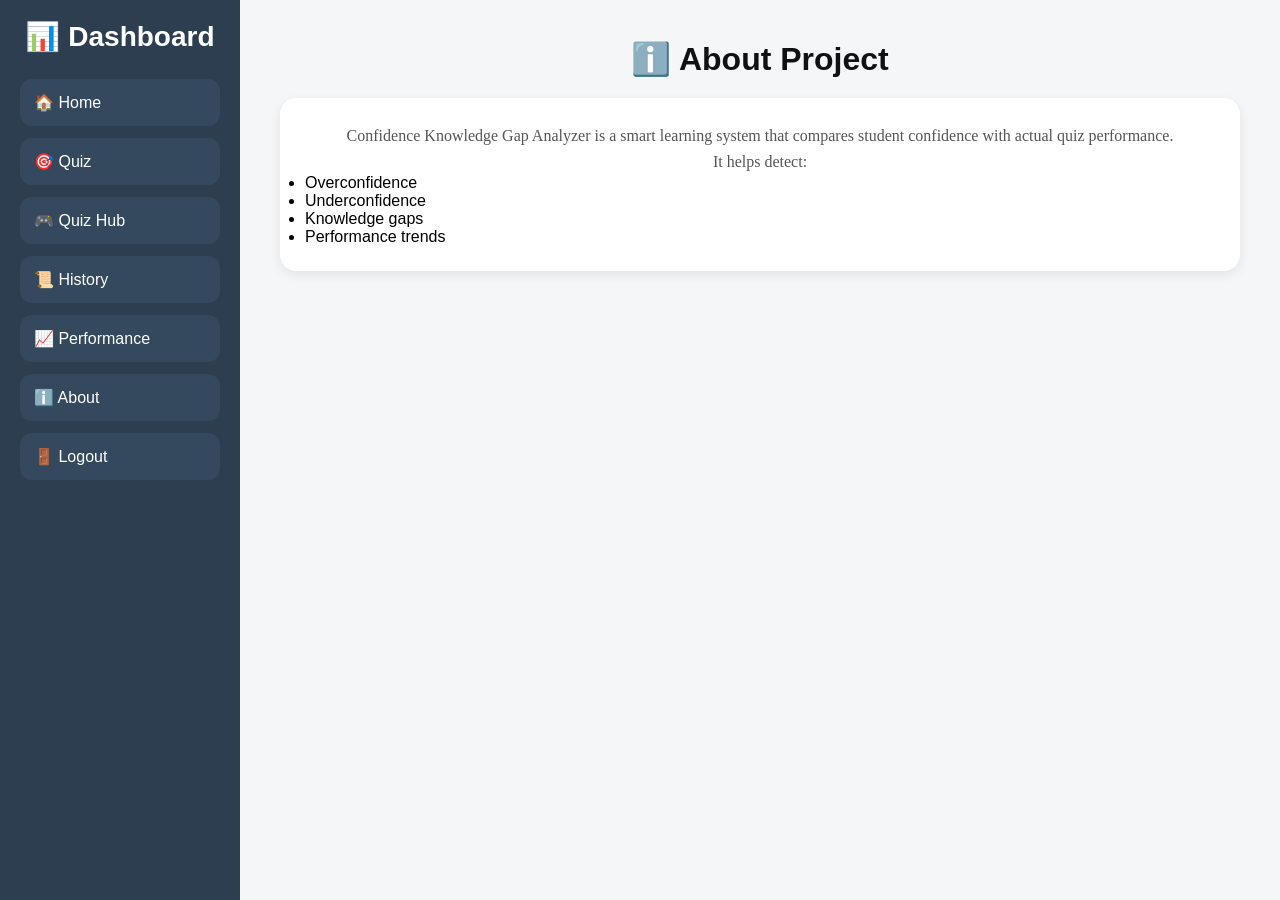
<file: templates/about.html>
<!DOCTYPE html>
<html lang="en">
<head>
    <meta charset="UTF-8">
    <meta name="viewport" content="width=device-width, initial-scale=1.0">
    <title>About</title>
    <link rel="stylesheet" href="/static/dashboard.css">
</head>
<body>

<div class="container">

    <!-- SIDEBAR -->
    <div class="sidebar">
        <h2>📊 Dashboard</h2>

        <button onclick="window.location.href='/dashboard'">🏠 Home</button>
        <button onclick="window.location.href='/quiz'">🎯 Quiz</button>
        <button onclick="window.location.href='/quiz_hub'">🎮 Quiz Hub</button>
        <button onclick="window.location.href='/history'">📜 History</button>
        <button onclick="window.location.href='/performance'">📈 Performance</button>
        <button onclick="window.location.href='/about'">ℹ️ About</button>
        <button onclick="window.location.href='/logout'">🚪 Logout</button>
    </div>

    <!-- CONTENT -->
    <div class="main-content">
        <h1>ℹ️ About Project</h1>

        <div class="card">
            <p>
                Confidence Knowledge Gap Analyzer is a smart learning system
                that compares student confidence with actual quiz performance.
            </p>

            <p>
                It helps detect:
            </p>

            <ul>
                <li>Overconfidence</li>
                <li>Underconfidence</li>
                <li>Knowledge gaps</li>
                <li>Performance trends</li>
            </ul>
        </div>
    </div>

</div>

</body>
</html>
</file>
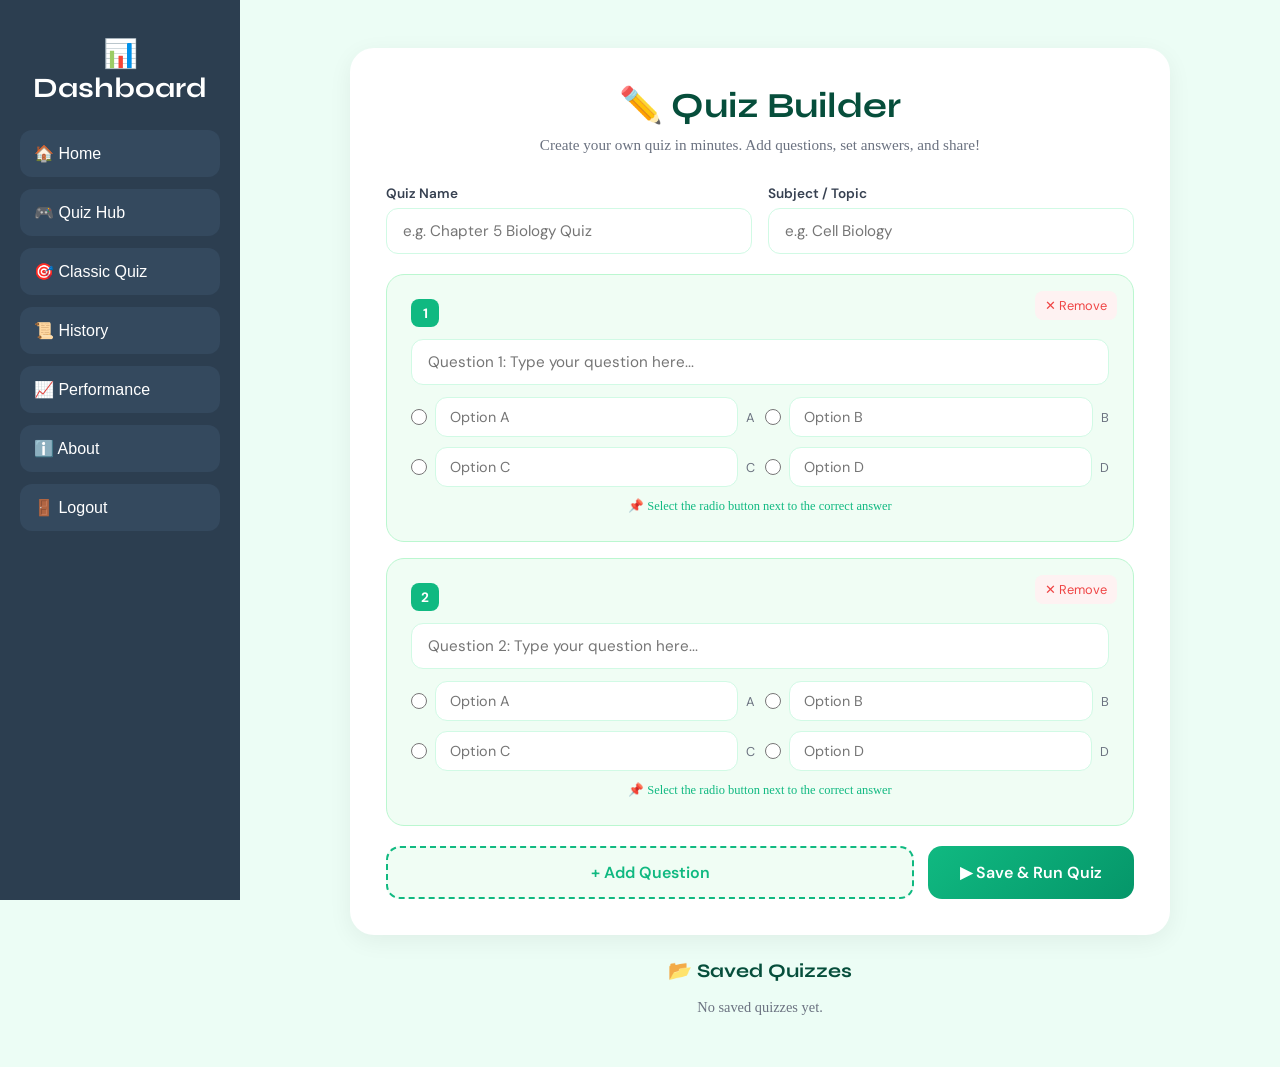
<file: templates/custom_quiz.html>
<!DOCTYPE html>
<html lang="en">
<head>
  <meta charset="UTF-8"/>
  <meta name="viewport" content="width=device-width, initial-scale=1.0"/>
  <title>Custom Quiz Builder</title>
  <link rel="stylesheet" href="/static/dashboard.css">
  <link rel="stylesheet" href="/static/style.css">
  <link href="https://fonts.googleapis.com/css2?family=Syne:wght@700;800&family=DM+Sans:wght@400;500;600&display=swap" rel="stylesheet">
  <style>
    :root { --accent: #10b981; --accent2: #059669; }
    body { font-family: 'DM Sans', sans-serif; background: #ecfdf5; display: flex; }

    .main-content { padding: 48px 40px; width: calc(100% - 240px); margin-left: 240px; }
    .screen { width: 100%; max-width: 820px; margin: 0 auto; }
    .hidden { display: none; }

    h1 { font-family: 'Syne', sans-serif; color: #064e3b; }
    h2 { font-family: 'Syne', sans-serif; color: #064e3b; font-size: 1.4rem; }

    /* Builder */
    .builder-card {
      background: white;
      border-radius: 24px;
      padding: 36px;
      box-shadow: 0 6px 24px rgba(0,0,0,0.06);
      margin-bottom: 20px;
    }

    .builder-card h1 { font-size: 2.2rem; margin-bottom: 6px; }
    .sub { color: #6b7280; margin-bottom: 28px; font-size: 0.95rem; }

    /* Quiz meta */
    .meta-row {
      display: grid;
      grid-template-columns: 1fr 1fr;
      gap: 16px;
      margin-bottom: 20px;
    }
    .field-label { font-size: 0.85rem; font-weight: 600; color: #374151; margin-bottom: 6px; }
    input[type="text"], select {
      width: 100%;
      padding: 12px 16px;
      border: 1.5px solid #d1fae5;
      border-radius: 12px;
      font-family: 'DM Sans', sans-serif;
      font-size: 0.95rem;
      color: #1f2937;
      outline: none;
      transition: border-color 0.2s;
      background: white;
    }
    input[type="text"]:focus, select:focus { border-color: var(--accent); }

    /* Question Builder */
    .q-builder-list { display: flex; flex-direction: column; gap: 16px; margin: 20px 0; }

    .q-builder-item {
      background: #f0fdf4;
      border: 1.5px solid #bbf7d0;
      border-radius: 18px;
      padding: 24px;
      position: relative;
    }

    .q-num {
      display: inline-flex;
      align-items: center;
      justify-content: center;
      width: 28px; height: 28px;
      background: var(--accent);
      color: white;
      border-radius: 8px;
      font-size: 0.85rem;
      font-weight: 700;
      margin-bottom: 12px;
    }

    .q-builder-item input[type="text"] {
      width: 100%;
      margin-bottom: 12px;
      border-color: #d1fae5;
    }

    .opts-builder { display: grid; grid-template-columns: 1fr 1fr; gap: 10px; }
    .opt-row { display: flex; align-items: center; gap: 8px; }
    .opt-row input[type="radio"] { accent-color: var(--accent); width: 16px; height: 16px; flex-shrink: 0; }
    .opt-row input[type="text"] { flex: 1; font-size: 0.9rem; padding: 10px 14px; margin: 0; }
    .opt-row label { font-size: 0.8rem; color: #6b7280; white-space: nowrap; }

    .correct-hint { font-size: 0.78rem; color: var(--accent); margin-top: 10px; }

    .remove-q {
      position: absolute;
      top: 16px; right: 16px;
      background: #fef2f2;
      color: #ef4444;
      border: none;
      border-radius: 8px;
      padding: 6px 10px;
      cursor: pointer;
      font-size: 0.8rem;
      font-family: 'DM Sans', sans-serif;
    }
    .remove-q:hover { background: #fee2e2; }

    /* Buttons */
    .action-row { display: flex; gap: 14px; margin-top: 20px; }

    .add-q-btn {
      background: #f0fdf4;
      color: var(--accent);
      border: 2px dashed var(--accent);
      border-radius: 14px;
      padding: 14px;
      cursor: pointer;
      font-size: 1rem;
      font-family: 'DM Sans', sans-serif;
      font-weight: 600;
      flex: 1;
      transition: all 0.2s;
    }
    .add-q-btn:hover { background: #dcfce7; }

    .run-btn {
      background: linear-gradient(135deg, var(--accent), var(--accent2));
      color: white;
      border: none;
      border-radius: 14px;
      padding: 14px 32px;
      cursor: pointer;
      font-size: 1rem;
      font-family: 'DM Sans', sans-serif;
      font-weight: 600;
      transition: all 0.2s;
    }
    .run-btn:hover { opacity: 0.9; transform: translateY(-2px); }

    .error-msg {
      background: #fef2f2;
      color: #dc2626;
      border-radius: 12px;
      padding: 12px 16px;
      font-size: 0.9rem;
      margin-top: 12px;
      display: none;
    }

    /* Saved Quizzes */
    .saved-section { margin-top: 24px; }
    .saved-section h2 { font-size: 1.2rem; margin-bottom: 14px; }
    .saved-grid { display: flex; flex-direction: column; gap: 12px; }
    .saved-item {
      background: white;
      border: 1.5px solid #d1fae5;
      border-radius: 16px;
      padding: 18px 22px;
      display: flex;
      align-items: center;
      justify-content: space-between;
    }
    .saved-info h3 { font-family: 'Syne', sans-serif; font-size: 1rem; color: #064e3b; margin-bottom: 4px; }
    .saved-info p { font-size: 0.82rem; color: #6b7280; margin: 0; text-align: left; }
    .saved-actions { display: flex; gap: 8px; }
    .btn-play, .btn-del {
      border: none;
      border-radius: 10px;
      padding: 8px 16px;
      cursor: pointer;
      font-size: 0.85rem;
      font-family: 'DM Sans', sans-serif;
      font-weight: 600;
    }
    .btn-play { background: var(--accent); color: white; }
    .btn-del  { background: #fef2f2; color: #ef4444; }

    /* Quiz screen overrides */
    .progress-bar { background: linear-gradient(135deg, var(--accent), var(--accent2)); }
    #next-btn { background: linear-gradient(135deg, var(--accent), var(--accent2)); }
    .option-btn.selected { border-color: var(--accent); background: #f0fdf4; }
    .option-btn:hover { border-color: var(--accent); }
    .conf-btn.active { border-color: var(--accent); background: #f0fdf4; }

    .quiz-name-tag {
      display: inline-block;
      background: #d1fae5;
      color: var(--accent2);
      padding: 4px 14px;
      border-radius: 20px;
      font-size: 0.82rem;
      font-weight: 600;
      margin-bottom: 12px;
    }
  </style>
</head>
<body>

<div class="sidebar">
  <h2>📊 Dashboard</h2>
  <button onclick="window.location.href='/dashboard'">🏠 Home</button>
  <button onclick="window.location.href='/quiz_hub'">🎮 Quiz Hub</button>
  <button onclick="window.location.href='/quiz'">🎯 Classic Quiz</button>
  <button onclick="window.location.href='/history'">📜 History</button>
  <button onclick="window.location.href='/performance'">📈 Performance</button>
  <button onclick="window.location.href='/about'">ℹ️ About</button>
  <button onclick="window.location.href='/logout'">🚪 Logout</button>
</div>

<div class="main-content">

  <!-- BUILDER SCREEN -->
  <div id="builder-screen" class="screen">

    <div class="builder-card">
      <h1>✏️ Quiz Builder</h1>
      <p class="sub">Create your own quiz in minutes. Add questions, set answers, and share!</p>

      <div class="meta-row">
        <div>
          <div class="field-label">Quiz Name</div>
          <input type="text" id="quiz-name" placeholder="e.g. Chapter 5 Biology Quiz">
        </div>
        <div>
          <div class="field-label">Subject / Topic</div>
          <input type="text" id="quiz-topic" placeholder="e.g. Cell Biology">
        </div>
      </div>

      <div class="q-builder-list" id="q-list"></div>

      <div class="action-row">
        <button class="add-q-btn" onclick="addQuestion()">+ Add Question</button>
        <button class="run-btn" onclick="saveAndRun()">▶ Save & Run Quiz</button>
      </div>
      <div class="error-msg" id="error-msg"></div>
    </div>

    <div class="saved-section">
      <h2>📂 Saved Quizzes</h2>
      <div class="saved-grid" id="saved-grid">
        <p style="color:#6b7280;font-size:0.9rem;">No saved quizzes yet.</p>
      </div>
    </div>

  </div>

  <!-- QUIZ SCREEN -->
  <div id="quiz-screen" class="screen hidden">
    <div class="card">
      <div class="progress-bar-wrap">
        <div class="progress-bar" id="progress-bar"></div>
      </div>
      <p id="question-count">Question 1 of 5</p>
      <div class="quiz-name-tag" id="quiz-label"></div>
      <h2 id="question-text">Question goes here</h2>
      <div id="options-container"></div>
      <div class="confidence-section">
        <p>How confident are you?</p>
        <div class="confidence-buttons">
          <button class="conf-btn" id="conf-low"  onclick="selectConfidence('Low')">😟 Low</button>
          <button class="conf-btn" id="conf-med"  onclick="selectConfidence('Medium')">😐 Medium</button>
          <button class="conf-btn" id="conf-high" onclick="selectConfidence('High')">😄 High</button>
        </div>
      </div><br>
      <button id="next-btn" onclick="nextQuestion()" disabled>Next →</button>
    </div>
  </div>

  <!-- RESULT SCREEN -->
  <div id="result-screen" class="screen hidden">
    <div class="card">
      <h1>📊 Results</h1>
      <div class="score-box">
        <p>Score: <strong><span id="score-display">0</span> / <span id="total-display">0</span></strong></p>
      </div>
      <div class="breakdown-grid">
        <div class="breakdown-card good"><span class="big-num" id="count-ch">0</span><p>Correct + High</p></div>
        <div class="breakdown-card warn"><span class="big-num" id="count-cl">0</span><p>Correct + Low</p></div>
        <div class="breakdown-card danger"><span class="big-num" id="count-wh">0</span><p>Wrong + High</p></div>
        <div class="breakdown-card neutral"><span class="big-num" id="count-wl">0</span><p>Wrong + Low</p></div>
      </div>
      <div id="analysis-message" class="analysis-msg"></div>
      <h3>Review:</h3>
      <div id="review-container"></div>
      <br>
      <div style="display:flex;gap:12px;justify-content:center;">
        <button onclick="show('builder-screen')" style="background:linear-gradient(135deg,#10b981,#059669)">✏️ Edit Quiz</button>
        <button onclick="runCurrentQuiz()" style="background:linear-gradient(135deg,#10b981,#059669)">🔄 Retry</button>
      </div>
    </div>
  </div>

</div>

<script>
let questionCount = 0;
let currentQ = 0;
let activeQuestions = [];
let activeName = "";
let selectedAnswer = null, selectedConf = null, results = [];

// Init: add 2 questions and load saved
addQuestion(); addQuestion();
loadSaved();

function addQuestion() {
  questionCount++;
  const n = questionCount;
  const div = document.createElement("div");
  div.className = "q-builder-item";
  div.id = `q-item-${n}`;
  div.innerHTML = `
    <div class="q-num">${n}</div>
    <button class="remove-q" onclick="removeQuestion(${n})">✕ Remove</button>
    <input type="text" id="q-text-${n}" placeholder="Question ${n}: Type your question here...">
    <div class="opts-builder">
      ${["A","B","C","D"].map(l => `
        <div class="opt-row">
          <input type="radio" name="correct-${n}" value="${l}" id="r-${n}-${l}">
          <input type="text" id="opt-${n}-${l}" placeholder="Option ${l}">
          <label for="r-${n}-${l}">${l}</label>
        </div>
      `).join("")}
    </div>
    <p class="correct-hint">📌 Select the radio button next to the correct answer</p>
  `;
  document.getElementById("q-list").appendChild(div);
}

function removeQuestion(n) {
  const el = document.getElementById(`q-item-${n}`);
  if (el) el.remove();
}

function gatherQuestions() {
  const items = document.querySelectorAll(".q-builder-item");
  const qs = [];
  for (const item of items) {
    const id = item.id.replace("q-item-","");
    const qText = document.getElementById(`q-text-${id}`).value.trim();
    if (!qText) return null;
    const opts = ["A","B","C","D"].map(l => document.getElementById(`opt-${id}-${l}`).value.trim());
    if (opts.some(o => !o)) return null;
    const sel = item.querySelector(`input[name="correct-${id}"]:checked`);
    if (!sel) return null;
    const aIdx = ["A","B","C","D"].indexOf(sel.value);
    qs.push({ q: qText, opts, a: aIdx });
  }
  return qs;
}

function showError(msg) {
  const el = document.getElementById("error-msg");
  el.textContent = msg;
  el.style.display = "block";
  setTimeout(() => el.style.display = "none", 4000);
}

function saveAndRun() {
  const name = document.getElementById("quiz-name").value.trim() || "My Custom Quiz";
  const topic = document.getElementById("quiz-topic").value.trim() || "Custom";
  const qs = gatherQuestions();
  if (!qs) { showError("⚠️ Please fill in all questions, 4 options each, and select the correct answer."); return; }
  if (qs.length < 1) { showError("⚠️ Add at least 1 question."); return; }

  // Save
  const saved = JSON.parse(localStorage.getItem("custom_quizzes")||"[]");
  const existing = saved.findIndex(s => s.name === name);
  const entry = { name, topic, questions: qs, created: new Date().toLocaleDateString("en-US",{month:"short",day:"numeric",year:"numeric"}) };
  if (existing > -1) saved[existing] = entry; else saved.unshift(entry);
  localStorage.setItem("custom_quizzes", JSON.stringify(saved.slice(0,10)));

  runQuiz(name, qs);
}

function runCurrentQuiz() {
  runQuiz(activeName, activeQuestions);
}

function runQuiz(name, qs) {
  activeName = name;
  activeQuestions = qs;
  currentQ = 0; results = [];
  document.getElementById("quiz-label").textContent = name;
  show("quiz-screen");
  loadQ();
}

function loadQ() {
  selectedAnswer=null; selectedConf=null;
  const q = activeQuestions[currentQ];
  document.getElementById("question-text").textContent = q.q;
  document.getElementById("question-count").textContent = `Question ${currentQ+1} of ${activeQuestions.length}`;
  document.getElementById("progress-bar").style.width = (currentQ/activeQuestions.length*100)+"%";
  const c = document.getElementById("options-container");
  c.innerHTML = "";
  q.opts.forEach((opt,i) => {
    const btn = document.createElement("button");
    btn.className = "option-btn";
    btn.textContent = opt;
    btn.onclick = () => selectAnswer(i);
    c.appendChild(btn);
  });
  ["conf-low","conf-med","conf-high"].forEach(id => document.getElementById(id).classList.remove("active"));
  document.getElementById("next-btn").disabled = true;
}

function selectAnswer(i) {
  selectedAnswer=i;
  document.querySelectorAll(".option-btn").forEach((b,j) => b.classList.toggle("selected",j===i));
  checkReady();
}
function selectConfidence(l) {
  selectedConf=l;
  document.getElementById("conf-low").classList.toggle("active",l==="Low");
  document.getElementById("conf-med").classList.toggle("active",l==="Medium");
  document.getElementById("conf-high").classList.toggle("active",l==="High");
  checkReady();
}
function checkReady() { document.getElementById("next-btn").disabled=(selectedAnswer===null||selectedConf===null); }
function nextQuestion() {
  const q = activeQuestions[currentQ];
  results.push({question:q.q,yourAnswer:q.opts[selectedAnswer],rightAnswer:q.opts[q.a],correct:selectedAnswer===q.a,confidence:selectedConf});
  currentQ++;
  if(currentQ<activeQuestions.length) loadQ(); else showResults();
}
function showResults() {
  show("result-screen");
  let score=0, ch=0, cl=0, wh=0, wl=0;
  results.forEach(r => {
    if(r.correct){score++;r.confidence==="High"?ch++:cl++;}
    else{r.confidence==="High"?wh++:wl++;}
  });
  document.getElementById("score-display").textContent = score;
  document.getElementById("total-display").textContent = activeQuestions.length;
  document.getElementById("count-ch").textContent=ch; document.getElementById("count-cl").textContent=cl;
  document.getElementById("count-wh").textContent=wh; document.getElementById("count-wl").textContent=wl;
  document.getElementById("analysis-message").innerHTML = wh>cl&&wh>0?"⚠️ Overconfidence detected.":cl>wh&&cl>=2?"💡 Underconfidence detected.":"✅ Confidence balance looks good.";
  const rev = document.getElementById("review-container");
  rev.innerHTML = results.map((r,i)=>`<div class="review-item"><p><b>Q${i+1}:</b> ${r.question}</p><p>Your Answer: ${r.yourAnswer} ${r.correct?"✅":"❌"} | Correct: ${r.rightAnswer} | Confidence: ${r.confidence}</p></div>`).join("");
  const calibration = (ch+wh)>0?(ch/(ch+wh))*100:0;
  fetch("/submit_result",{method:"POST",headers:{"Content-Type":"application/json"},body:JSON.stringify({score,total:activeQuestions.length,ch,cl,wh,wl,calibration})});
}

function loadSaved() {
  const saved = JSON.parse(localStorage.getItem("custom_quizzes")||"[]");
  const grid = document.getElementById("saved-grid");
  if (!saved.length) return;
  grid.innerHTML = saved.map((s,i) => `
    <div class="saved-item">
      <div class="saved-info">
        <h3>📝 ${s.name}</h3>
        <p>${s.topic} · ${s.questions.length} questions · Created ${s.created}</p>
      </div>
      <div class="saved-actions">
        <button class="btn-play" onclick="runQuiz('${s.name.replace(/'/g,"\\'")}', JSON.parse(localStorage.getItem('custom_quizzes'))[${i}].questions)">▶ Run</button>
        <button class="btn-del" onclick="deleteSaved(${i})">🗑</button>
      </div>
    </div>
  `).join("");
}

function deleteSaved(i) {
  const saved = JSON.parse(localStorage.getItem("custom_quizzes")||"[]");
  saved.splice(i,1);
  localStorage.setItem("custom_quizzes", JSON.stringify(saved));
  loadSaved();
}

function show(id) {
  ["builder-screen","quiz-screen","result-screen"].forEach(s => document.getElementById(s).classList.toggle("hidden",s!==id));
  if(id==="builder-screen") loadSaved();
}
</script>
</body>
</html>
</file>
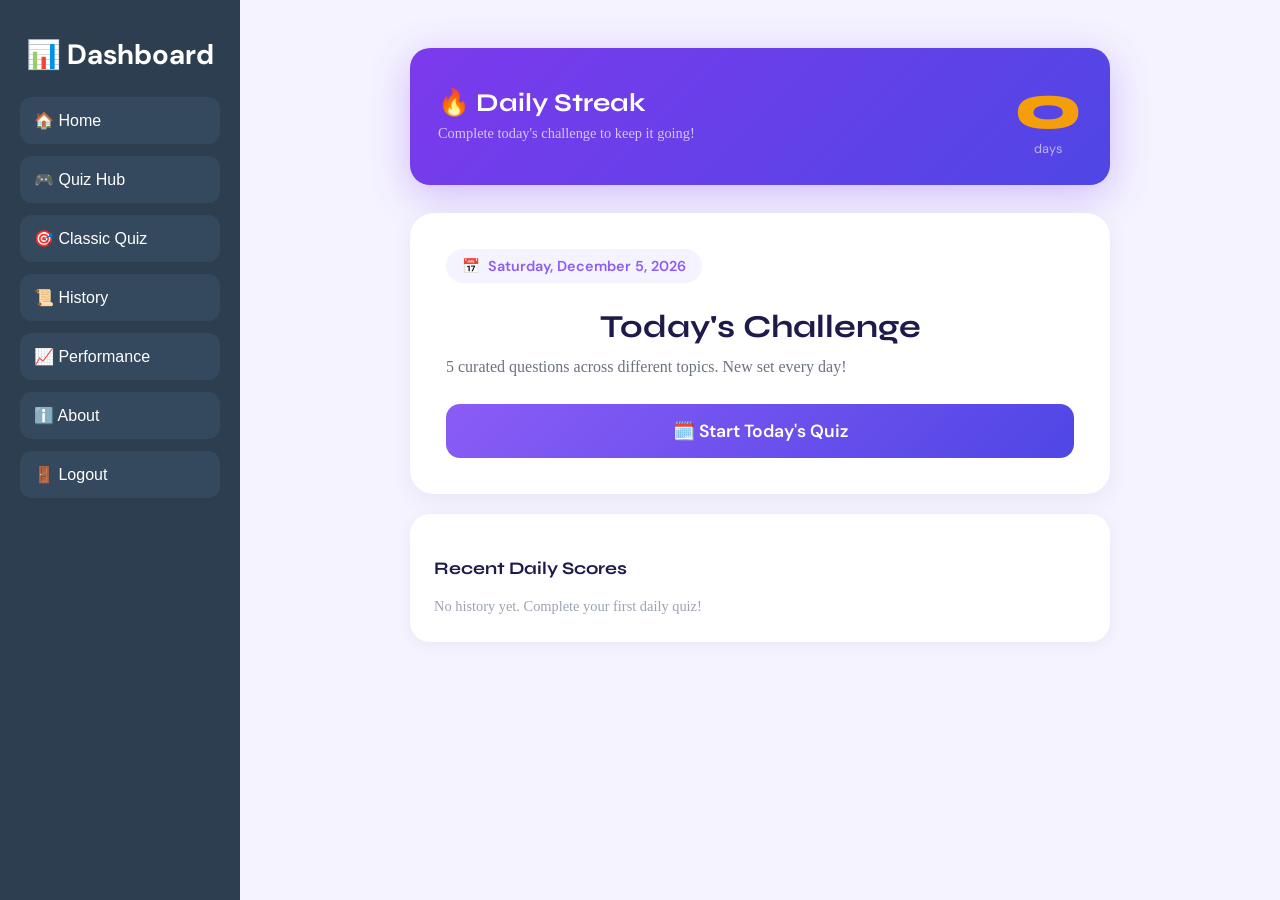
<file: templates/daily_quiz.html>
<!DOCTYPE html>
<html lang="en">
<head>
  <meta charset="UTF-8"/>
  <meta name="viewport" content="width=device-width, initial-scale=1.0"/>
  <title>Daily Quiz</title>
  <link rel="stylesheet" href="/static/dashboard.css">
  <link rel="stylesheet" href="/static/style.css">
  <link href="https://fonts.googleapis.com/css2?family=Syne:wght@700;800&family=DM+Sans:wght@400;500;600&display=swap" rel="stylesheet">
  <style>
    :root { --accent: #8b5cf6; --gold: #f59e0b; }
    body { font-family: 'DM Sans', sans-serif; background: #f5f3ff; display: flex; }

    .main-content { display: flex; justify-content: center; align-items: flex-start; padding: 48px 40px; width: calc(100% - 240px); margin-left: 240px; }

    .screen { width: 100%; max-width: 700px; }
    .hidden { display: none; }

    /* Streak Banner */
    .streak-banner {
      background: linear-gradient(135deg, #7c3aed, #4f46e5);
      border-radius: 20px;
      padding: 28px;
      color: white;
      display: flex;
      align-items: center;
      justify-content: space-between;
      margin-bottom: 28px;
      box-shadow: 0 10px 40px rgba(124,58,237,0.3);
    }
    .streak-left h2 { font-family: 'Syne', sans-serif; font-size: 1.6rem; margin: 0 0 4px; text-align: left; color: white; }
    .streak-left p { color: rgba(255,255,255,0.7); font-size: 0.9rem; margin: 0; text-align: left; }
    .streak-num {
      font-family: 'Syne', sans-serif;
      font-size: 4rem;
      font-weight: 800;
      color: var(--gold);
      line-height: 1;
    }
    .streak-label { font-size: 0.8rem; color: rgba(255,255,255,0.6); text-align: center; }

    /* Daily Card */
    .daily-card {
      background: white;
      border-radius: 24px;
      padding: 36px;
      box-shadow: 0 6px 24px rgba(0,0,0,0.06);
      margin-bottom: 20px;
    }
    .daily-card h1 { font-family: 'Syne', sans-serif; font-size: 2rem; color: #1e1b4b; margin-bottom: 8px; }
    .daily-card p { color: #6b7280; text-align: left; margin: 0 0 24px; }

    .date-badge {
      display: inline-flex;
      align-items: center;
      gap: 8px;
      background: #f5f3ff;
      color: var(--accent);
      padding: 8px 16px;
      border-radius: 20px;
      font-size: 0.9rem;
      font-weight: 600;
      margin-bottom: 24px;
    }

    .start-daily-btn {
      background: linear-gradient(135deg, var(--accent), #4f46e5);
      color: white;
      border: none;
      padding: 16px 40px;
      border-radius: 14px;
      font-size: 1.1rem;
      cursor: pointer;
      font-family: 'DM Sans', sans-serif;
      font-weight: 600;
      width: 100%;
      transition: all 0.2s;
    }
    .start-daily-btn:hover { opacity: 0.92; transform: translateY(-2px); }

    .completed-notice {
      background: #ecfdf5;
      border: 1.5px solid #10b981;
      border-radius: 16px;
      padding: 24px;
      color: #065f46;
      text-align: center;
    }
    .completed-notice h2 { color: #065f46; font-family: 'Syne', sans-serif; margin-bottom: 8px; }
    .completed-notice p { color: #047857; text-align: center; margin: 0; }

    /* Quiz / Result inherit from style.css but with purple override */
    .card { border-radius: 24px; }
    .progress-bar { background: linear-gradient(135deg, var(--accent), #4f46e5); }
    #next-btn { background: linear-gradient(135deg, var(--accent), #4f46e5); }

    .option-btn.selected { border-color: var(--accent); background: #f5f3ff; }
    .option-btn:hover { border-color: var(--accent); }

    .conf-btn.active { border-color: var(--accent); background: #f5f3ff; }

    .result-complete {
      text-align: center;
      padding: 12px;
    }
    .result-complete .big-score { font-family: 'Syne', sans-serif; font-size: 3.5rem; color: var(--accent); }
    .result-complete p { color: #6b7280; }

    .stars {
      font-size: 2rem;
      letter-spacing: 4px;
      margin: 12px 0;
    }

    /* History mini */
    .history-mini {
      background: white;
      border-radius: 20px;
      padding: 24px;
      box-shadow: 0 4px 16px rgba(0,0,0,0.05);
    }
    .history-mini h3 { font-family: 'Syne', sans-serif; color: #1e1b4b; margin-bottom: 16px; font-size: 1.1rem; }
    .hist-row {
      display: flex;
      align-items: center;
      justify-content: space-between;
      padding: 10px 0;
      border-bottom: 1px solid #f3f4f6;
      font-size: 0.9rem;
    }
    .hist-row:last-child { border-bottom: none; }
    .hist-date { color: #6b7280; }
    .hist-score { font-weight: 600; color: var(--accent); font-family: 'DM Sans', sans-serif; }
  </style>
</head>
<body>

<div class="sidebar">
  <h2>📊 Dashboard</h2>
  <button onclick="window.location.href='/dashboard'">🏠 Home</button>
  <button onclick="window.location.href='/quiz_hub'">🎮 Quiz Hub</button>
  <button onclick="window.location.href='/quiz'">🎯 Classic Quiz</button>
  <button onclick="window.location.href='/history'">📜 History</button>
  <button onclick="window.location.href='/performance'">📈 Performance</button>
  <button onclick="window.location.href='/about'">ℹ️ About</button>
  <button onclick="window.location.href='/logout'">🚪 Logout</button>
</div>

<div class="main-content">

  <!-- HOME -->
  <div id="home-screen" class="screen">

    <div class="streak-banner">
      <div class="streak-left">
        <h2>🔥 Daily Streak</h2>
        <p>Complete today's challenge to keep it going!</p>
      </div>
      <div>
        <div class="streak-num" id="streak-display">0</div>
        <div class="streak-label">days</div>
      </div>
    </div>

    <div class="daily-card">
      <div class="date-badge">📅 <span id="today-date"></span></div>
      <h1>Today's Challenge</h1>
      <p>5 curated questions across different topics. New set every day!</p>

      <div id="start-section">
        <button class="start-daily-btn" onclick="startDaily()">🗓️ Start Today's Quiz</button>
      </div>
      <div id="done-section" class="hidden">
        <div class="completed-notice">
          <h2>✅ Already Completed!</h2>
          <p>You scored <strong><span id="done-score">0</span>/5</strong> today. Come back tomorrow for a new challenge!</p>
        </div>
      </div>
    </div>

    <div class="history-mini">
      <h3>Recent Daily Scores</h3>
      <div id="recent-history">
        <p style="color:#9ca3af;font-size:0.9rem;text-align:left;">No history yet. Complete your first daily quiz!</p>
      </div>
    </div>

  </div>

  <!-- QUIZ -->
  <div id="quiz-screen" class="screen hidden">
    <div class="card">
      <div class="progress-bar-wrap">
        <div class="progress-bar" id="progress-bar"></div>
      </div>
      <p id="question-count">Question 1 of 5</p>
      <h2 id="question-text">Question goes here</h2>
      <div id="options-container"></div>
      <div class="confidence-section">
        <p>How confident are you?</p>
        <div class="confidence-buttons">
          <button class="conf-btn" id="conf-low"  onclick="selectConfidence('Low')">😟 Low</button>
          <button class="conf-btn" id="conf-med"  onclick="selectConfidence('Medium')">😐 Medium</button>
          <button class="conf-btn" id="conf-high" onclick="selectConfidence('High')">😄 High</button>
        </div>
      </div><br>
      <button id="next-btn" onclick="nextQuestion()" disabled>Next →</button>
    </div>
  </div>

  <!-- RESULTS -->
  <div id="result-screen" class="screen hidden">
    <div class="card">
      <div class="result-complete">
        <div class="big-score"><span id="score-display">0</span>/5</div>
        <div class="stars" id="stars-display">⭐⭐⭐⭐⭐</div>
        <p id="result-msg"></p>
      </div>

      <div class="breakdown-grid">
        <div class="breakdown-card good"><span class="big-num" id="count-ch">0</span><p>Correct + High</p></div>
        <div class="breakdown-card warn"><span class="big-num" id="count-cl">0</span><p>Correct + Low</p></div>
        <div class="breakdown-card danger"><span class="big-num" id="count-wh">0</span><p>Wrong + High</p></div>
        <div class="breakdown-card neutral"><span class="big-num" id="count-wl">0</span><p>Wrong + Low</p></div>
      </div>

      <div id="analysis-message" class="analysis-msg"></div>

      <h3>Review:</h3>
      <div id="review-container"></div>
      <br>
      <button onclick="location.href='/quiz_hub'" style="background:linear-gradient(135deg,#8b5cf6,#4f46e5);width:100%;">← Back to Quiz Hub</button>
    </div>
  </div>

</div>

<script>
// Daily questions pool — rotates by day of year
const DAILY_POOL = [
  [{q:"What does HTTP stand for?",opts:["HyperText Transfer Protocol","High Transfer Text Protocol","HyperText Transmission Protocol","Hyper Transfer Text Process"],a:0},
   {q:"Which planet is closest to the Sun?",opts:["Venus","Earth","Mars","Mercury"],a:3},
   {q:"What is 15% of 200?",opts:["20","25","30","35"],a:2},
   {q:"In which year did the French Revolution begin?",opts:["1776","1789","1799","1804"],a:1},
   {q:"What is the largest ocean on Earth?",opts:["Atlantic","Indian","Arctic","Pacific"],a:3}],

  [{q:"What does RAM stand for?",opts:["Read Access Memory","Random Access Memory","Run Active Memory","Remote Access Module"],a:1},
   {q:"What is the chemical symbol for water?",opts:["WA","H2O","HO2","OX"],a:1},
   {q:"What is the square root of 144?",opts:["11","12","13","14"],a:1},
   {q:"Who was the first US President?",opts:["John Adams","Thomas Jefferson","George Washington","Benjamin Franklin"],a:2},
   {q:"What is the capital of Australia?",opts:["Sydney","Melbourne","Canberra","Brisbane"],a:2}],

  [{q:"Which language is used for web page structure?",opts:["Python","Java","HTML","C++"],a:2},
   {q:"What gas do plants absorb for photosynthesis?",opts:["Oxygen","Nitrogen","Carbon Dioxide","Hydrogen"],a:2},
   {q:"How many sides does a hexagon have?",opts:["5","6","7","8"],a:1},
   {q:"Which empire was ruled by Julius Caesar?",opts:["Greek","Persian","Roman","Ottoman"],a:2},
   {q:"Which river is the longest in the world?",opts:["Amazon","Nile","Yangtze","Mississippi"],a:1}],

  [{q:"What is the powerhouse of the cell?",opts:["Nucleus","Ribosome","Mitochondria","Golgi Apparatus"],a:2},
   {q:"How many bones are in the adult human body?",opts:["186","196","206","216"],a:2},
   {q:"What is the smallest prime number?",opts:["0","1","2","3"],a:2},
   {q:"What is the largest country by area?",opts:["China","USA","Canada","Russia"],a:3},
   {q:"What does DNA stand for?",opts:["Deoxyribonucleic Acid","Digital Nucleic Acid","Dual Nitrogen Acid","Deoxynitrogen Acid"],a:0}],

  [{q:"What is the speed of light approx in km/s?",opts:["150,000","300,000","500,000","1,000,000"],a:1},
   {q:"Which animal is the King of the Jungle?",opts:["Tiger","Elephant","Lion","Cheetah"],a:2},
   {q:"How many colors are in a rainbow?",opts:["5","6","7","8"],a:2},
   {q:"In which year did World War II end?",opts:["1943","1944","1945","1946"],a:2},
   {q:"What is the binary of decimal 10?",opts:["1000","1010","1100","0110"],a:1}],

  [{q:"What does CPU stand for?",opts:["Central Processing Unit","Computer Personal Unit","Central Program Utility","Core Processing Unit"],a:0},
   {q:"What planet is known as the Red Planet?",opts:["Venus","Mars","Jupiter","Saturn"],a:1},
   {q:"What is π rounded to 2 decimal places?",opts:["3.12","3.14","3.16","3.18"],a:1},
   {q:"Which ancient wonder was in Alexandria?",opts:["Hanging Gardens","Colossus of Rhodes","The Lighthouse","Statue of Zeus"],a:2},
   {q:"Which continent has the most countries?",opts:["Asia","Europe","Africa","South America"],a:2}],

  [{q:"What is the chemical symbol for gold?",opts:["Go","Gd","Au","Ag"],a:2},
   {q:"How many letters are in the English alphabet?",opts:["24","25","26","27"],a:2},
   {q:"What is the square root of 169?",opts:["11","12","13","14"],a:2},
   {q:"Who painted the Mona Lisa?",opts:["Michelangelo","Raphael","Da Vinci","Botticelli"],a:2},
   {q:"Mount Everest is in which mountain range?",opts:["Alps","Andes","Himalayas","Rockies"],a:2}],
];

// State
let questions = [];
let currentQ = 0, selectedAnswer = null, selectedConf = null, results = [];

// Get today's key
function todayKey() {
  const d = new Date();
  return `daily_${d.getFullYear()}_${d.getMonth()}_${d.getDate()}`;
}

// Load streak and history
function loadState() {
  const today = new Date();
  document.getElementById("today-date").textContent = today.toLocaleDateString("en-US",{weekday:"long",year:"numeric",month:"long",day:"numeric"});

  const streak = parseInt(localStorage.getItem("daily_streak")||"0");
  document.getElementById("streak-display").textContent = streak;

  const done = localStorage.getItem(todayKey());
  if (done) {
    const data = JSON.parse(done);
    document.getElementById("done-score").textContent = data.score;
    document.getElementById("done-section").classList.remove("hidden");
    document.getElementById("start-section").classList.add("hidden");
  }

  // Recent history
  const hist = JSON.parse(localStorage.getItem("daily_history")||"[]");
  if (hist.length > 0) {
    const rev = document.getElementById("recent-history");
    rev.innerHTML = hist.slice(0,7).map(h => `
      <div class="hist-row">
        <span class="hist-date">${h.date}</span>
        <span class="hist-score">${h.score}/5</span>
      </div>
    `).join("");
  }
}
loadState();

function startDaily() {
  // Pick question set by day of year
  const d = new Date();
  const dayOfYear = Math.floor((d - new Date(d.getFullYear(),0,0)) / 86400000);
  questions = DAILY_POOL[dayOfYear % DAILY_POOL.length];
  currentQ=0; results=[];
  show("quiz-screen");
  loadQuestion();
}

function loadQuestion() {
  selectedAnswer=null; selectedConf=null;
  const q = questions[currentQ];
  document.getElementById("question-text").textContent = q.q;
  document.getElementById("question-count").textContent = `Question ${currentQ+1} of ${questions.length}`;
  document.getElementById("progress-bar").style.width = (currentQ/questions.length*100)+"%";
  const c = document.getElementById("options-container");
  c.innerHTML = "";
  q.opts.forEach((opt,i) => {
    const btn = document.createElement("button");
    btn.className = "option-btn";
    btn.textContent = opt;
    btn.onclick = () => selectAnswer(i);
    c.appendChild(btn);
  });
  ["conf-low","conf-med","conf-high"].forEach(id => document.getElementById(id).classList.remove("active"));
  document.getElementById("next-btn").disabled = true;
}

function selectAnswer(i) {
  selectedAnswer=i;
  document.querySelectorAll(".option-btn").forEach((b,j) => b.classList.toggle("selected",j===i));
  checkReady();
}
function selectConfidence(l) {
  selectedConf=l;
  document.getElementById("conf-low").classList.toggle("active",l==="Low");
  document.getElementById("conf-med").classList.toggle("active",l==="Medium");
  document.getElementById("conf-high").classList.toggle("active",l==="High");
  checkReady();
}
function checkReady() {
  document.getElementById("next-btn").disabled = (selectedAnswer===null||selectedConf===null);
}
function nextQuestion() {
  const q = questions[currentQ];
  results.push({question:q.q,yourAnswer:q.opts[selectedAnswer],rightAnswer:q.opts[q.a],correct:selectedAnswer===q.a,confidence:selectedConf});
  currentQ++;
  if(currentQ<questions.length) loadQuestion(); else showResults();
}

function showResults() {
  show("result-screen");
  let score=0, ch=0, cl=0, wh=0, wl=0;
  results.forEach(r => {
    if(r.correct){score++; r.confidence==="High"?ch++:cl++;}
    else{r.confidence==="High"?wh++:wl++;}
  });

  document.getElementById("score-display").textContent = score;
  document.getElementById("count-ch").textContent = ch;
  document.getElementById("count-cl").textContent = cl;
  document.getElementById("count-wh").textContent = wh;
  document.getElementById("count-wl").textContent = wl;

  // Stars
  const stars = "⭐".repeat(score) + "☆".repeat(5-score);
  document.getElementById("stars-display").textContent = stars;

  const msgs = ["📘 Keep going — every attempt builds knowledge!","👏 Not bad! Review the missed ones.","✅ Good effort! Almost there.","🌟 Great job! Strong performance.","🏆 Perfect score! Outstanding!"];
  document.getElementById("result-msg").textContent = msgs[score];

  document.getElementById("analysis-message").innerHTML = wh>cl&&wh>0?"⚠️ Overconfidence detected.":cl>wh&&cl>=2?"💡 Underconfidence detected.":"✅ Confidence balance looks good.";

  const rev = document.getElementById("review-container");
  rev.innerHTML = results.map((r,i) => `<div class="review-item"><p><b>Q${i+1}:</b> ${r.question}</p><p>Your Answer: ${r.yourAnswer} ${r.correct?"✅":"❌"} | Correct: ${r.rightAnswer}</p></div>`).join("");

  // Save to localStorage
  const key = todayKey();
  localStorage.setItem(key, JSON.stringify({score}));

  // Update streak
  const d = new Date();
  const yd = new Date(d); yd.setDate(yd.getDate()-1);
  const yesterdayKey = `daily_${yd.getFullYear()}_${yd.getMonth()}_${yd.getDate()}`;
  const prevStreak = parseInt(localStorage.getItem("daily_streak")||"0");
  const newStreak = localStorage.getItem(yesterdayKey) ? prevStreak+1 : 1;
  localStorage.setItem("daily_streak", newStreak);

  // Save history
  const hist = JSON.parse(localStorage.getItem("daily_history")||"[]");
  hist.unshift({date:d.toLocaleDateString("en-US",{month:"short",day:"numeric"}),score});
  localStorage.setItem("daily_history", JSON.stringify(hist.slice(0,30)));

  // Submit to DB
  const calibration = (ch+wh)>0 ? (ch/(ch+wh))*100 : 0;
  fetch("/submit_result",{method:"POST",headers:{"Content-Type":"application/json"},body:JSON.stringify({score,total:5,ch,cl,wh,wl,calibration})});
}

function show(id) {
  ["home-screen","quiz-screen","result-screen"].forEach(s => document.getElementById(s).classList.toggle("hidden",s!==id));
}
</script>
</body>
</html>
</file>
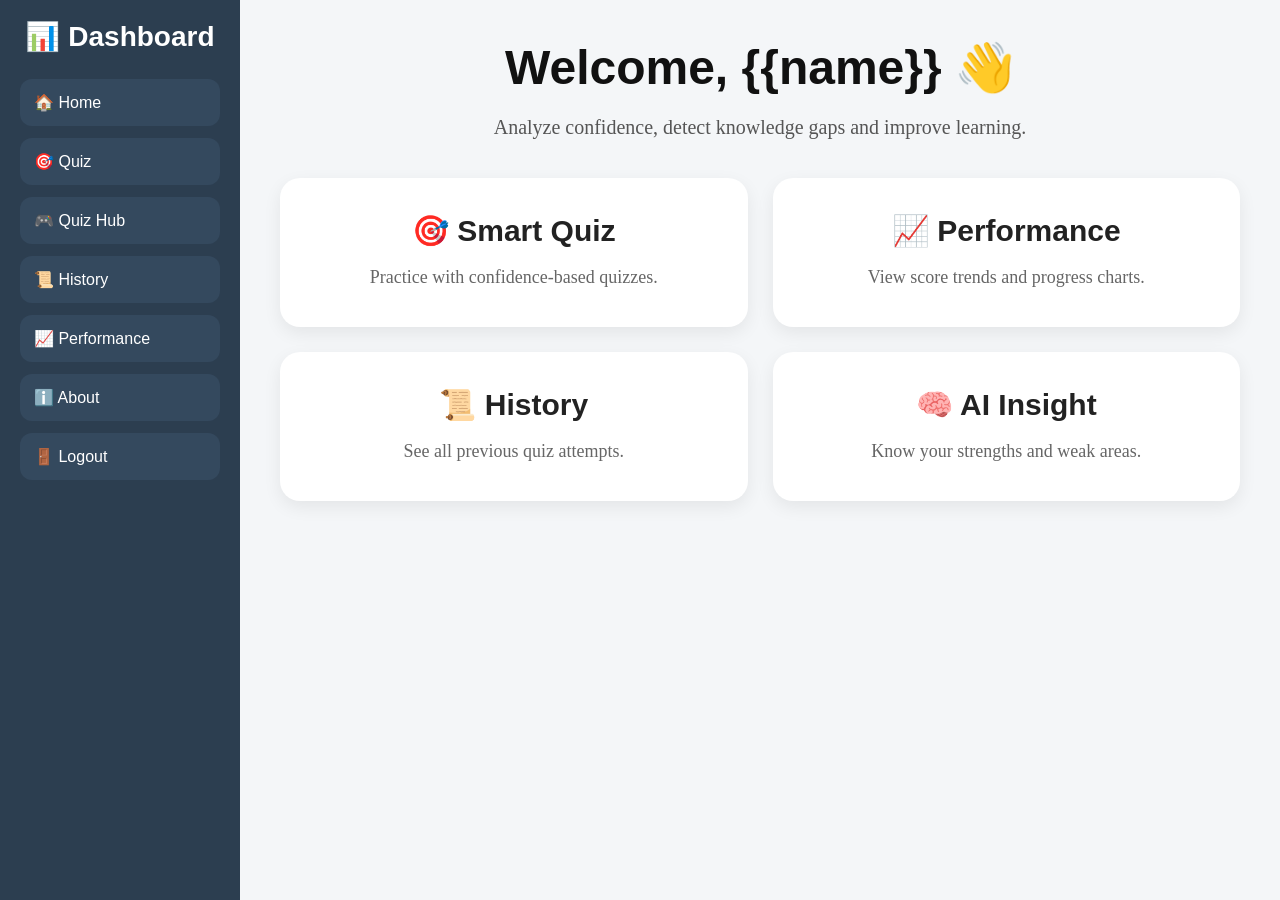
<file: templates/dashboard.html>
<!DOCTYPE html>
<html lang="en">
<head>
    <meta charset="UTF-8">
    <meta name="viewport" content="width=device-width, initial-scale=1.0">
    <title>Dashboard</title>
    <link rel="stylesheet" href="/static/dashboard.css">
</head>
<body>

<div class="container">

    <!-- Sidebar -->
    <div class="sidebar">
        <h2>📊 Dashboard</h2>

        <button onclick="window.location.href='/dashboard'">🏠 Home</button>
        <button onclick="window.location.href='/quiz'">🎯 Quiz</button>
        <button onclick="window.location.href='/quiz_hub'">🎮 Quiz Hub</button>
        <button onclick="window.location.href='/history'">📜 History</button>
        <button onclick="window.location.href='/performance'">📈 Performance</button>
        <button onclick="window.location.href='/about'">ℹ️ About</button>
        <button onclick="window.location.href='/logout'">🚪 Logout</button>
    </div>

    <!-- Main Content -->
    <div class="main-content">

        <div class="home-box">

        <h1>Welcome, {{name}} 👋</h1>
        <p class="subtitle">
        Analyze confidence, detect knowledge gaps and improve learning.
        </p>

        <div class="grid-box">

        <div class="feature-card" onclick="window.location.href='/quiz'">
        <h2>🎯 Smart Quiz</h2>
        <p>Practice with confidence-based quizzes.</p>
        </div>

        <div class="feature-card" onclick="window.location.href='/performance'">
        <h2>📈 Performance</h2>
        <p>View score trends and progress charts.</p>
        </div>

        <div class="feature-card" onclick="window.location.href='/history'">
        <h2>📜 History</h2>
        <p>See all previous quiz attempts.</p>
        </div>

        <div class="feature-card" onclick="window.location.href='/about'">
        <h2>🧠 AI Insight</h2>
        <p>Know your strengths and weak areas.</p>
        </div>

    </div>
    </div>
</div>

</body>
</html>
</file>
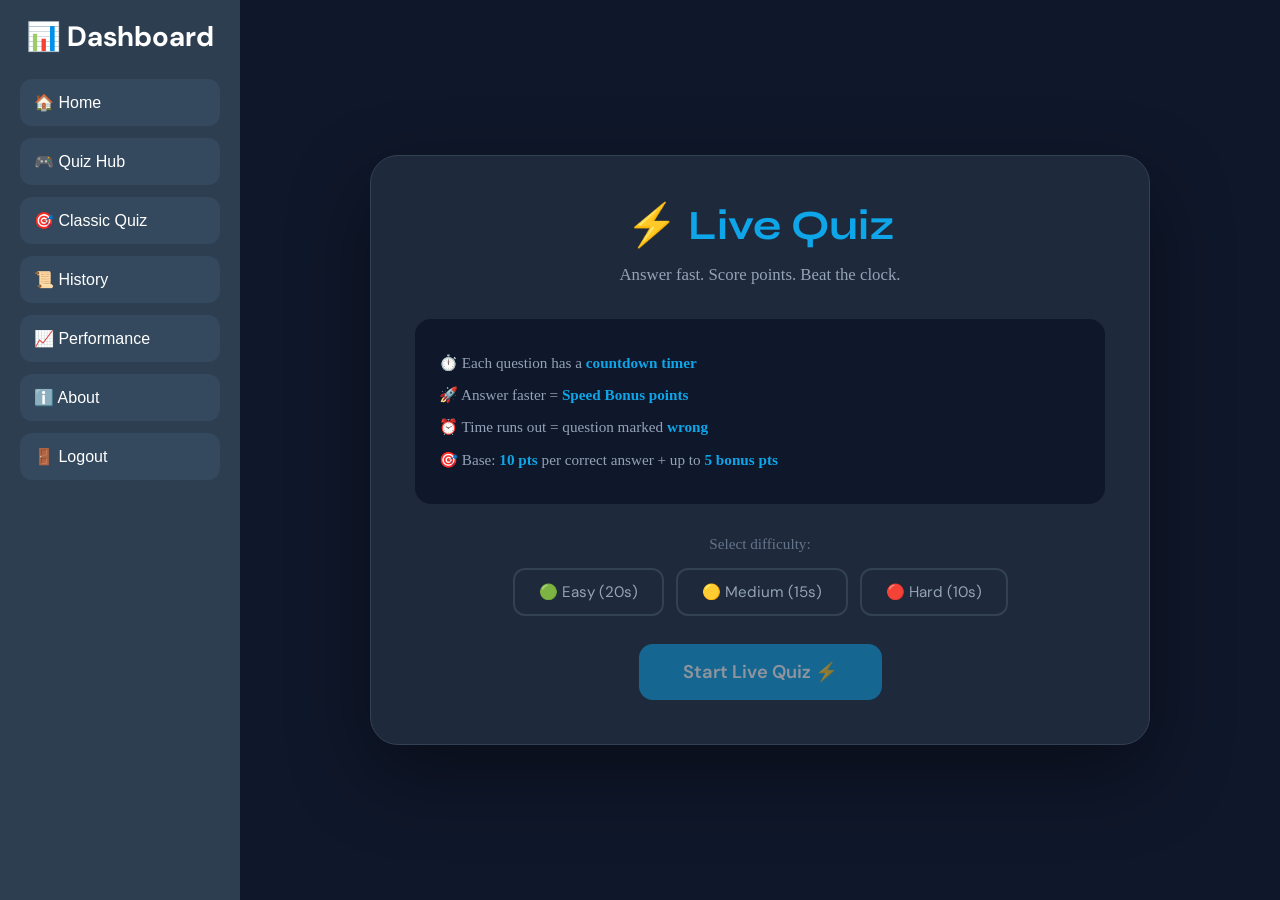
<file: templates/live_quiz.html>
<!DOCTYPE html>
<html lang="en">
<head>
  <meta charset="UTF-8"/>
  <meta name="viewport" content="width=device-width, initial-scale=1.0"/>
  <title>Live Quiz</title>
  <link rel="stylesheet" href="/static/dashboard.css">
  <link href="https://fonts.googleapis.com/css2?family=Syne:wght@700;800&family=DM+Mono:wght@500&family=DM+Sans:wght@400;500;600&display=swap" rel="stylesheet">
  <style>
    :root { --accent: #0ea5e9; --danger: #ef4444; --ok: #10b981; }
    body { font-family: 'DM Sans', sans-serif; background: #0f172a; display: flex; }

    /* Override sidebar for dark bg */
    .main-content {
      display: flex;
      justify-content: center;
      align-items: center;
      padding: 40px;
      width: calc(100% - 240px);
      margin-left: 240px;
      min-height: 100vh;
    }

    .screen { width: 100%; max-width: 780px; }
    .hidden { display: none; }

    /* CARD */
    .live-card {
      background: #1e293b;
      border-radius: 28px;
      padding: 44px;
      color: white;
      box-shadow: 0 30px 80px rgba(0,0,0,0.4);
      border: 1px solid #334155;
      text-align: center;
    }

    /* HOME */
    .live-card h1 { font-family: 'Syne', sans-serif; font-size: 2.6rem; margin-bottom: 12px; color: var(--accent); }
    .live-card > p { color: #94a3b8; font-size: 1.05rem; margin-bottom: 30px; }

    .live-rules {
      background: #0f172a;
      border-radius: 16px;
      padding: 24px;
      margin-bottom: 28px;
      text-align: left;
    }
    .live-rules p { color: #94a3b8; font-size: 0.95rem; margin: 8px 0; text-align: left; }
    .live-rules strong { color: var(--accent); }

    .difficulty-row { display: flex; gap: 12px; justify-content: center; margin-bottom: 28px; }
    .diff-btn {
      padding: 12px 24px;
      border-radius: 12px;
      border: 2px solid #334155;
      background: transparent;
      color: #94a3b8;
      cursor: pointer;
      font-family: 'DM Sans', sans-serif;
      font-size: 0.95rem;
      transition: all 0.2s;
    }
    .diff-btn.sel-easy   { border-color: var(--ok);    color: var(--ok);    background: rgba(16,185,129,0.1); }
    .diff-btn.sel-medium { border-color: #f59e0b;      color: #f59e0b;      background: rgba(245,158,11,0.1); }
    .diff-btn.sel-hard   { border-color: var(--danger); color: var(--danger); background: rgba(239,68,68,0.1); }

    .start-live-btn {
      background: var(--accent);
      color: white;
      border: none;
      padding: 16px 44px;
      border-radius: 14px;
      font-size: 1.15rem;
      cursor: pointer;
      font-family: 'DM Sans', sans-serif;
      font-weight: 600;
      transition: all 0.2s;
      opacity: 0.5;
      pointer-events: none;
    }
    .start-live-btn.ready { opacity: 1; pointer-events: all; }
    .start-live-btn:hover { transform: scale(1.03); }

    /* QUIZ */
    .quiz-header { display: flex; align-items: center; justify-content: space-between; margin-bottom: 24px; }
    .q-counter { font-family: 'DM Mono', monospace; color: #64748b; font-size: 0.9rem; }
    .live-score-badge {
      background: rgba(14,165,233,0.15);
      color: var(--accent);
      padding: 6px 16px;
      border-radius: 20px;
      font-family: 'DM Mono', monospace;
      font-size: 0.9rem;
    }

    /* TIMER */
    .timer-wrap {
      display: flex;
      flex-direction: column;
      align-items: center;
      margin-bottom: 28px;
    }
    .timer-ring {
      position: relative;
      width: 100px;
      height: 100px;
    }
    .timer-ring svg { transform: rotate(-90deg); }
    .timer-ring circle { fill: none; stroke-width: 8; stroke-linecap: round; transition: stroke-dashoffset 1s linear; }
    .ring-bg { stroke: #1e293b; }
    .ring-fill { stroke: var(--accent); }
    .timer-number {
      position: absolute;
      inset: 0;
      display: flex;
      align-items: center;
      justify-content: center;
      font-family: 'DM Mono', monospace;
      font-size: 1.8rem;
      font-weight: 500;
      color: white;
    }
    .timer-label { color: #475569; font-size: 0.8rem; margin-top: 8px; letter-spacing: 0.1em; text-transform: uppercase; }

    .ring-fill.warning { stroke: #f59e0b; }
    .ring-fill.danger  { stroke: var(--danger); }
    .timer-number.danger { color: var(--danger); animation: pulse 0.5s ease infinite alternate; }
    @keyframes pulse { to { transform: scale(1.1); } }

    /* QUESTION */
    .q-text { font-family: 'Syne', sans-serif; font-size: 1.4rem; color: white; margin-bottom: 24px; line-height: 1.4; }

    /* OPTIONS */
    .opts { display: flex; flex-direction: column; gap: 12px; margin-bottom: 20px; }
    .live-opt {
      background: #0f172a;
      border: 2px solid #334155;
      border-radius: 14px;
      padding: 16px 20px;
      color: #e2e8f0;
      cursor: pointer;
      text-align: left;
      font-family: 'DM Sans', sans-serif;
      font-size: 1rem;
      display: flex;
      align-items: center;
      gap: 12px;
      transition: all 0.2s;
    }
    .live-opt .opt-letter {
      width: 32px; height: 32px;
      border-radius: 8px;
      background: #1e293b;
      display: flex; align-items: center; justify-content: center;
      font-weight: 600; font-size: 0.85rem; color: #64748b;
      flex-shrink: 0;
    }
    .live-opt:hover { border-color: var(--accent); background: rgba(14,165,233,0.08); }
    .live-opt.selected { border-color: var(--accent); background: rgba(14,165,233,0.15); }
    .live-opt.selected .opt-letter { background: var(--accent); color: white; }
    .live-opt.correct { border-color: var(--ok); background: rgba(16,185,129,0.15); }
    .live-opt.correct .opt-letter { background: var(--ok); color: white; }
    .live-opt.wrong { border-color: var(--danger); background: rgba(239,68,68,0.1); }
    .live-opt.wrong .opt-letter { background: var(--danger); color: white; }

    /* SPEED BONUS */
    .speed-bonus {
      display: none;
      padding: 10px 20px;
      background: rgba(16,185,129,0.15);
      border: 1px solid var(--ok);
      border-radius: 12px;
      color: var(--ok);
      font-size: 0.95rem;
      font-family: 'DM Mono', monospace;
      margin-bottom: 16px;
    }

    .next-live-btn {
      background: var(--accent);
      color: white;
      border: none;
      padding: 14px 36px;
      border-radius: 12px;
      font-size: 1rem;
      cursor: pointer;
      font-family: 'DM Sans', sans-serif;
      font-weight: 600;
      display: none;
      margin: 0 auto;
    }
    .next-live-btn:hover { opacity: 0.9; }

    /* TIMEOUT FLASH */
    .timeout-flash {
      display: none;
      color: var(--danger);
      font-family: 'Syne', sans-serif;
      font-size: 1.1rem;
      margin-bottom: 14px;
      animation: fadeIn 0.3s;
    }
    @keyframes fadeIn { from { opacity:0; transform:scale(0.9); } to { opacity:1; transform:scale(1); } }

    /* RESULTS */
    .score-big {
      font-family: 'Syne', sans-serif;
      font-size: 4rem;
      font-weight: 800;
      color: var(--accent);
    }
    .score-sub { color: #64748b; margin-bottom: 24px; }

    .stat-row {
      display: grid;
      grid-template-columns: repeat(3,1fr);
      gap: 14px;
      margin: 24px 0;
    }
    .stat-box {
      background: #0f172a;
      border-radius: 16px;
      padding: 20px;
    }
    .stat-box .val { font-family: 'DM Mono', monospace; font-size: 1.8rem; color: white; }
    .stat-box .lbl { font-size: 0.8rem; color: #475569; margin-top: 4px; }

    .review-live {
      text-align: left;
      max-height: 280px;
      overflow-y: auto;
      margin-top: 16px;
    }
    .rev-item {
      background: #0f172a;
      border-radius: 12px;
      padding: 14px;
      margin-bottom: 10px;
      border-left: 4px solid #334155;
    }
    .rev-item.right { border-color: var(--ok); }
    .rev-item.wrong { border-color: var(--danger); }
    .rev-item p { color: #94a3b8; font-size: 0.9rem; text-align: left; margin: 4px 0; }
    .rev-item .q  { color: #e2e8f0; font-weight: 600; }

    .replay-btn {
      background: var(--accent);
      color: white;
      border: none;
      padding: 14px 36px;
      border-radius: 12px;
      font-size: 1rem;
      cursor: pointer;
      font-family: 'DM Sans', sans-serif;
      font-weight: 600;
      margin-top: 24px;
    }
  </style>
</head>
<body>

<div class="sidebar">
  <h2>📊 Dashboard</h2>
  <button onclick="window.location.href='/dashboard'">🏠 Home</button>
  <button onclick="window.location.href='/quiz_hub'">🎮 Quiz Hub</button>
  <button onclick="window.location.href='/quiz'">🎯 Classic Quiz</button>
  <button onclick="window.location.href='/history'">📜 History</button>
  <button onclick="window.location.href='/performance'">📈 Performance</button>
  <button onclick="window.location.href='/about'">ℹ️ About</button>
  <button onclick="window.location.href='/logout'">🚪 Logout</button>
</div>

<div class="main-content">

  <!-- HOME -->
  <div id="home-screen" class="screen">
    <div class="live-card">
      <h1>⚡ Live Quiz</h1>
      <p>Answer fast. Score points. Beat the clock.</p>
      <div class="live-rules">
        <p>⏱️ Each question has a <strong>countdown timer</strong></p>
        <p>🚀 Answer faster = <strong>Speed Bonus points</strong></p>
        <p>⏰ Time runs out = question marked <strong>wrong</strong></p>
        <p>🎯 Base: <strong>10 pts</strong> per correct answer + up to <strong>5 bonus pts</strong></p>
      </div>
      <p style="color:#64748b;margin-bottom:12px;font-size:0.95rem;">Select difficulty:</p>
      <div class="difficulty-row">
        <button class="diff-btn" id="d-easy"   onclick="setDiff('easy')">🟢 Easy (20s)</button>
        <button class="diff-btn" id="d-medium" onclick="setDiff('medium')">🟡 Medium (15s)</button>
        <button class="diff-btn" id="d-hard"   onclick="setDiff('hard')">🔴 Hard (10s)</button>
      </div>
      <button class="start-live-btn" id="start-btn" onclick="startLive()">Start Live Quiz ⚡</button>
    </div>
  </div>

  <!-- QUIZ -->
  <div id="quiz-screen" class="screen hidden">
    <div class="live-card">
      <div class="quiz-header">
        <span class="q-counter" id="q-counter">1 / 10</span>
        <span class="live-score-badge">Score: <span id="live-score">0</span></span>
      </div>

      <div class="timer-wrap">
        <div class="timer-ring">
          <svg width="100" height="100" viewBox="0 0 100 100">
            <circle class="ring-bg" cx="50" cy="50" r="42" stroke-dasharray="264" stroke-dashoffset="0"/>
            <circle class="ring-fill" id="ring" cx="50" cy="50" r="42" stroke-dasharray="264" stroke-dashoffset="0"/>
          </svg>
          <div class="timer-number" id="timer-num">20</div>
        </div>
        <div class="timer-label">seconds remaining</div>
      </div>

      <div class="timeout-flash" id="timeout-flash">⏰ Time's up!</div>
      <div class="speed-bonus" id="speed-bonus"></div>

      <div class="q-text" id="q-text"></div>
      <div class="opts" id="opts"></div>

      <button class="next-live-btn" id="next-btn" onclick="nextQ()">Next →</button>
    </div>
  </div>

  <!-- RESULTS -->
  <div id="result-screen" class="screen hidden">
    <div class="live-card">
      <div class="score-big" id="final-score">0</div>
      <div class="score-sub">points earned</div>

      <div class="stat-row">
        <div class="stat-box"><div class="val" id="r-correct">0</div><div class="lbl">Correct</div></div>
        <div class="stat-box"><div class="val" id="r-speed">0</div><div class="lbl">Speed Bonus</div></div>
        <div class="stat-box"><div class="val" id="r-streak">0</div><div class="lbl">Best Streak</div></div>
      </div>

      <div class="review-live" id="review-live"></div>

      <button class="replay-btn" onclick="location.href='/live_quiz'">Play Again ⚡</button>
    </div>
  </div>

</div>

<script>
const ALL_QUESTIONS = [
  {q:"What does CPU stand for?",opts:["Central Processing Unit","Computer Personal Unit","Central Program Utility","Core Processing Unit"],a:0},
  {q:"Which is the largest ocean?",opts:["Atlantic","Indian","Arctic","Pacific"],a:3},
  {q:"What is the chemical symbol for gold?",opts:["Go","Gd","Au","Ag"],a:2},
  {q:"How many continents are there?",opts:["5","6","7","8"],a:2},
  {q:"What is the square root of 169?",opts:["11","12","13","14"],a:2},
  {q:"Which planet is known as the Red Planet?",opts:["Venus","Mars","Jupiter","Saturn"],a:1},
  {q:"What language is primarily used for web page structure?",opts:["Python","Java","HTML","C++"],a:2},
  {q:"How many bones are in the adult human body?",opts:["186","196","206","216"],a:2},
  {q:"In which year did World War II end?",opts:["1943","1944","1945","1946"],a:2},
  {q:"What is the smallest prime number?",opts:["0","1","2","3"],a:2},
  {q:"Who painted the Mona Lisa?",opts:["Michelangelo","Raphael","Da Vinci","Botticelli"],a:2},
  {q:"What does DNA stand for?",opts:["Deoxyribonucleic Acid","Digital Nucleic Acid","Dual Nitrogen Acid","Deoxynitrogen Acid"],a:0},
];

const DIFF = { easy: 20, medium: 15, hard: 10 };
let difficulty = null;
let timeLimit = 20;
let questions = [];
let currentQ = 0;
let totalScore = 0;
let speedBonus = 0;
let correctCount = 0;
let streak = 0;
let bestStreak = 0;
let timer = null;
let timeLeft = 20;
let answered = false;
let results = [];

function setDiff(d) {
  difficulty = d;
  timeLimit = DIFF[d];
  document.querySelectorAll(".diff-btn").forEach(b => {
    b.className = "diff-btn";
    b.classList.add(`sel-${d}`);
  });
  // only highlight selected
  document.querySelectorAll(".diff-btn").forEach(b => b.className = "diff-btn");
  document.getElementById(`d-${d}`).classList.add(`sel-${d}`);
  document.getElementById("start-btn").classList.add("ready");
}

function shuffle(arr) { return [...arr].sort(()=>Math.random()-0.5); }

function startLive() {
  questions = shuffle(ALL_QUESTIONS).slice(0,8);
  currentQ=0; totalScore=0; speedBonus=0; correctCount=0; streak=0; bestStreak=0; results=[];
  show("quiz-screen");
  loadQ();
}

function loadQ() {
  answered = false;
  timeLeft = timeLimit;
  const q = questions[currentQ];

  document.getElementById("q-counter").textContent = `${currentQ+1} / ${questions.length}`;
  document.getElementById("q-text").textContent = q.q;
  document.getElementById("timeout-flash").style.display = "none";
  document.getElementById("speed-bonus").style.display = "none";
  document.getElementById("next-btn").style.display = "none";

  const opts = document.getElementById("opts");
  opts.innerHTML = "";
  const letters = ["A","B","C","D"];
  q.opts.forEach((opt,i) => {
    const btn = document.createElement("button");
    btn.className = "live-opt";
    btn.innerHTML = `<span class="opt-letter">${letters[i]}</span>${opt}`;
    btn.onclick = () => selectLive(i, btn);
    opts.appendChild(btn);
  });

  updateRing();
  startTimer();
}

function startTimer() {
  clearInterval(timer);
  timer = setInterval(() => {
    timeLeft--;
    updateRing();
    if (timeLeft <= 0) {
      clearInterval(timer);
      if (!answered) timeUp();
    }
  }, 1000);
}

function updateRing() {
  const pct = timeLeft / timeLimit;
  const dash = 264;
  const offset = dash * (1 - pct);
  const ring = document.getElementById("ring");
  const num = document.getElementById("timer-num");
  ring.style.strokeDashoffset = offset;
  num.textContent = timeLeft;

  ring.className = "ring-fill" + (pct < 0.25 ? " danger" : pct < 0.5 ? " warning" : "");
  num.className = "timer-number" + (pct < 0.25 ? " danger" : "");
}

function selectLive(idx, btn) {
  if (answered) return;
  answered = true;
  clearInterval(timer);

  const q = questions[currentQ];
  const correct = idx === q.a;
  const allOpts = document.querySelectorAll(".live-opt");

  allOpts.forEach((b,i) => {
    if (i === q.a) b.classList.add("correct");
    else if (i === idx && !correct) b.classList.add("wrong");
  });

  let pts = 0;
  let bonus = 0;
  if (correct) {
    pts = 10;
    bonus = Math.floor((timeLeft / timeLimit) * 5);
    speedBonus += bonus;
    totalScore += pts + bonus;
    correctCount++;
    streak++;
    if (streak > bestStreak) bestStreak = streak;
    document.getElementById("live-score").textContent = totalScore;

    const sb = document.getElementById("speed-bonus");
    sb.textContent = `+${pts} pts ${bonus>0 ? `⚡ Speed Bonus: +${bonus}` : ""}`;
    sb.style.display = "block";
  } else {
    streak = 0;
  }

  results.push({ q: q.q, your: q.opts[idx], right: q.opts[q.a], correct, pts: pts+bonus });
  document.getElementById("next-btn").style.display = "block";
}

function timeUp() {
  answered = true;
  const q = questions[currentQ];
  document.querySelectorAll(".live-opt").forEach((b,i) => { if(i===q.a) b.classList.add("correct"); });
  document.getElementById("timeout-flash").style.display = "block";
  results.push({ q: q.q, your: "No answer", right: q.opts[q.a], correct: false, pts: 0 });
  streak = 0;
  document.getElementById("next-btn").style.display = "block";
}

function nextQ() {
  currentQ++;
  if (currentQ < questions.length) loadQ();
  else showResults();
}

function showResults() {
  show("result-screen");
  document.getElementById("final-score").textContent = totalScore;
  document.getElementById("r-correct").textContent = correctCount;
  document.getElementById("r-speed").textContent = speedBonus;
  document.getElementById("r-streak").textContent = bestStreak;

  const rev = document.getElementById("review-live");
  rev.innerHTML = "";
  results.forEach((r,i) => {
    rev.innerHTML += `<div class="rev-item ${r.correct?'right':'wrong'}"><p class="q">Q${i+1}: ${r.q}</p><p>Your answer: ${r.your} ${r.correct?"✅":"❌"} · Correct: ${r.right} · +${r.pts} pts</p></div>`;
  });

  fetch("/submit_result",{method:"POST",headers:{"Content-Type":"application/json"},body:JSON.stringify({score:correctCount,total:questions.length,ch:0,cl:correctCount,wh:0,wl:questions.length-correctCount,calibration:0})});
}

function show(id) {
  ["home-screen","quiz-screen","result-screen"].forEach(s => document.getElementById(s).classList.toggle("hidden",s!==id));
}
</script>
</body>
</html>
</file>
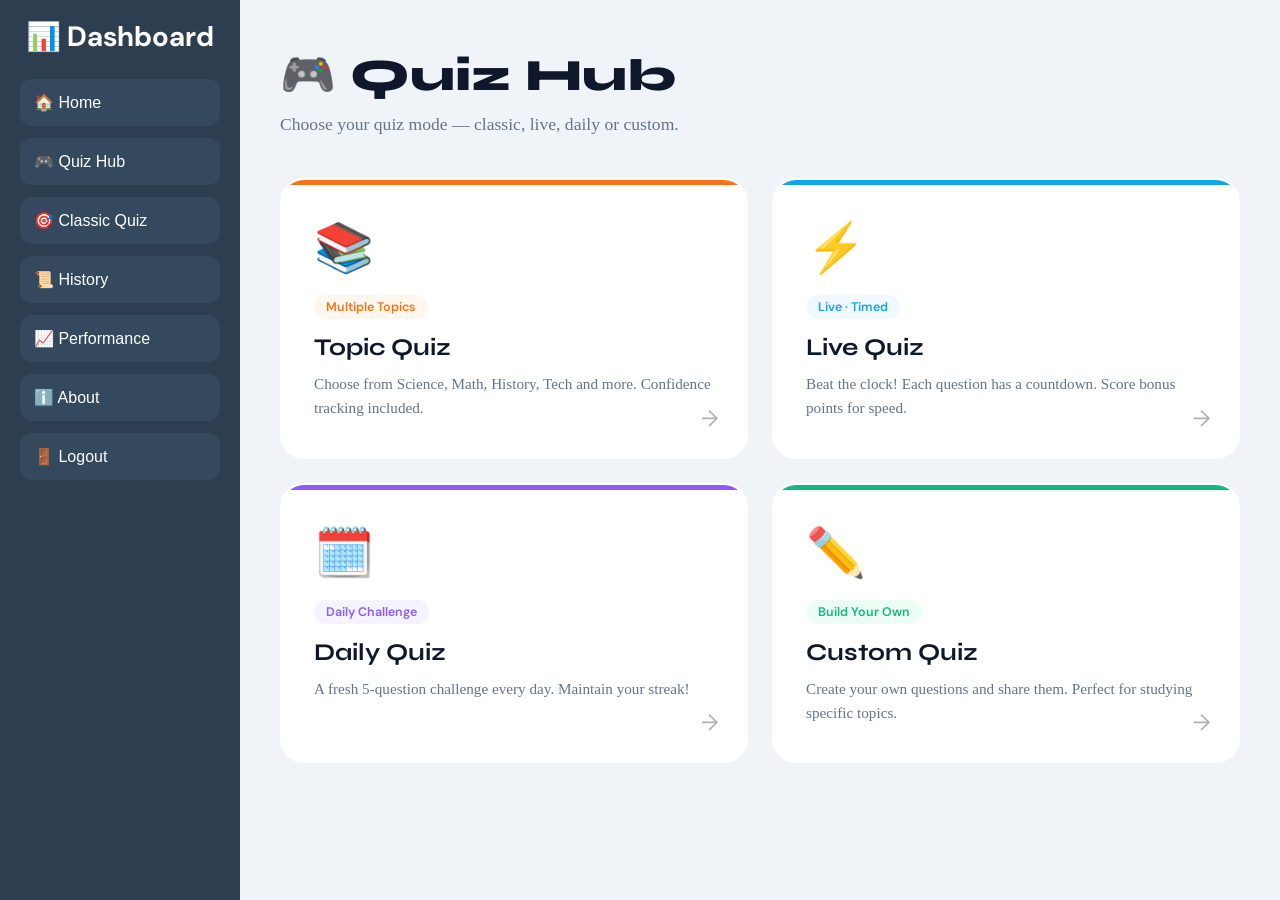
<file: templates/quiz_hub.html>
<!DOCTYPE html>
<html lang="en">
<head>
  <meta charset="UTF-8"/>
  <meta name="viewport" content="width=device-width, initial-scale=1.0"/>
  <title>Quiz Hub</title>
  <link rel="stylesheet" href="/static/dashboard.css">
  <link href="https://fonts.googleapis.com/css2?family=Syne:wght@700;800&family=DM+Sans:wght@400;500;600&display=swap" rel="stylesheet">
  <style>
    :root {
      --accent: #f97316;
      --accent2: #0ea5e9;
      --accent3: #8b5cf6;
      --accent4: #10b981;
      --dark: #0f172a;
    }

    body { font-family: 'DM Sans', sans-serif; background: #f0f4f8; }

    .main-content { padding: 48px 40px; }

    .hub-header { margin-bottom: 40px; }
    .hub-header h1 {
      font-family: 'Syne', sans-serif;
      font-size: 2.8rem;
      font-weight: 800;
      color: var(--dark);
      margin-bottom: 8px;
      text-align: left;
    }
    .hub-header p { font-size: 1.1rem; color: #64748b; text-align: left; }

    .quiz-grid {
      display: grid;
      grid-template-columns: repeat(2, 1fr);
      gap: 24px;
      max-width: 1000px;
    }

    .quiz-card {
      background: white;
      border-radius: 24px;
      padding: 36px 32px;
      cursor: pointer;
      border: 2px solid transparent;
      transition: all 0.3s;
      position: relative;
      overflow: hidden;
    }
    .quiz-card::before {
      content: '';
      position: absolute;
      top: 0; left: 0; right: 0;
      height: 5px;
    }
    .quiz-card.orange::before { background: var(--accent); }
    .quiz-card.blue::before   { background: var(--accent2); }
    .quiz-card.purple::before { background: var(--accent3); }
    .quiz-card.green::before  { background: var(--accent4); }

    .quiz-card:hover { transform: translateY(-6px); box-shadow: 0 20px 40px rgba(0,0,0,0.1); }

    .quiz-card.orange:hover { border-color: var(--accent); }
    .quiz-card.blue:hover   { border-color: var(--accent2); }
    .quiz-card.purple:hover { border-color: var(--accent3); }
    .quiz-card.green:hover  { border-color: var(--accent4); }

    .card-icon { font-size: 3rem; margin-bottom: 16px; }
    .quiz-card h2 {
      font-family: 'Syne', sans-serif;
      font-size: 1.5rem;
      color: var(--dark);
      margin-bottom: 10px;
      text-align: left;
    }
    .quiz-card p { font-size: 0.95rem; color: #64748b; text-align: left; margin: 0; }

    .badge {
      display: inline-block;
      padding: 4px 12px;
      border-radius: 20px;
      font-size: 0.78rem;
      font-weight: 600;
      margin-bottom: 14px;
    }
    .badge.orange { background: #fff7ed; color: var(--accent); }
    .badge.blue   { background: #f0f9ff; color: var(--accent2); }
    .badge.purple { background: #f5f3ff; color: var(--accent3); }
    .badge.green  { background: #ecfdf5; color: var(--accent4); }

    .arrow {
      position: absolute;
      bottom: 24px; right: 28px;
      font-size: 1.4rem;
      opacity: 0.3;
      transition: all 0.3s;
    }
    .quiz-card:hover .arrow { opacity: 1; transform: translateX(4px); }
  </style>
</head>
<body>
<div class="container">
  <div class="sidebar">
    <h2>📊 Dashboard</h2>
    <button onclick="window.location.href='/dashboard'">🏠 Home</button>
    <button onclick="window.location.href='/quiz_hub'">🎮 Quiz Hub</button>
    <button onclick="window.location.href='/quiz'">🎯 Classic Quiz</button>
    <button onclick="window.location.href='/history'">📜 History</button>
    <button onclick="window.location.href='/performance'">📈 Performance</button>
    <button onclick="window.location.href='/about'">ℹ️ About</button>
    <button onclick="window.location.href='/logout'">🚪 Logout</button>
  </div>

  <div class="main-content">
    <div class="hub-header">
      <h1>🎮 Quiz Hub</h1>
      <p>Choose your quiz mode — classic, live, daily or custom.</p>
    </div>

    <div class="quiz-grid">

      <div class="quiz-card orange" onclick="window.location.href='/topic_quiz'">
        <div class="card-icon">📚</div>
        <div class="badge orange">Multiple Topics</div>
        <h2>Topic Quiz</h2>
        <p>Choose from Science, Math, History, Tech and more. Confidence tracking included.</p>
        <span class="arrow">→</span>
      </div>

      <div class="quiz-card blue" onclick="window.location.href='/live_quiz'">
        <div class="card-icon">⚡</div>
        <div class="badge blue">Live · Timed</div>
        <h2>Live Quiz</h2>
        <p>Beat the clock! Each question has a countdown. Score bonus points for speed.</p>
        <span class="arrow">→</span>
      </div>

      <div class="quiz-card purple" onclick="window.location.href='/daily_quiz'">
        <div class="card-icon">🗓️</div>
        <div class="badge purple">Daily Challenge</div>
        <h2>Daily Quiz</h2>
        <p>A fresh 5-question challenge every day. Maintain your streak!</p>
        <span class="arrow">→</span>
      </div>

      <div class="quiz-card green" onclick="window.location.href='/custom_quiz'">
        <div class="card-icon">✏️</div>
        <div class="badge green">Build Your Own</div>
        <h2>Custom Quiz</h2>
        <p>Create your own questions and share them. Perfect for studying specific topics.</p>
        <span class="arrow">→</span>
      </div>

    </div>
  </div>
</div>
</body>
</html>
</file>
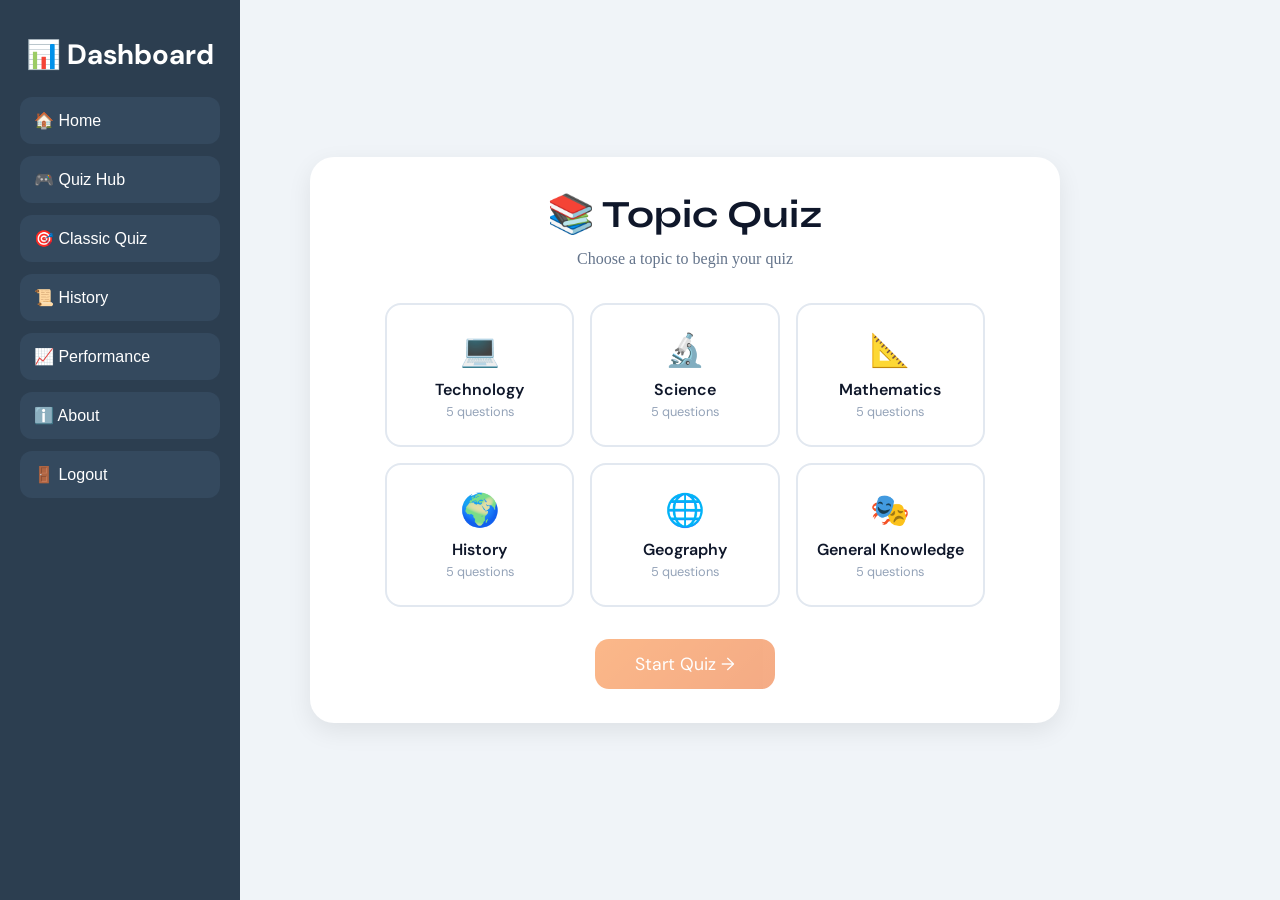
<file: templates/topic_quiz.html>
<!DOCTYPE html>
<html lang="en">
<head>
  <meta charset="UTF-8"/>
  <meta name="viewport" content="width=device-width, initial-scale=1.0"/>
  <title>Topic Quiz</title>
  <link rel="stylesheet" href="/static/dashboard.css">
  <link rel="stylesheet" href="/static/style.css">
  <link href="https://fonts.googleapis.com/css2?family=Syne:wght@700;800&family=DM+Sans:wght@400;500;600&display=swap" rel="stylesheet">
  <style>
    :root {
      --accent: #f97316;
    }
    body { font-family: 'DM Sans', sans-serif; background: #f0f4f8; display: flex; }

    /* Topic Selector Screen */
    #topic-screen { text-align: center; }
    #topic-screen h1 { font-family: 'Syne', sans-serif; font-size: 2.4rem; color: #0f172a; margin-bottom: 8px; }
    #topic-screen p  { color: #64748b; margin-bottom: 32px; }

    .topic-grid {
      display: grid;
      grid-template-columns: repeat(3, 1fr);
      gap: 16px;
      max-width: 600px;
      margin: 0 auto 32px;
    }
    .topic-btn {
      background: white;
      border: 2px solid #e2e8f0;
      border-radius: 16px;
      padding: 24px 16px;
      cursor: pointer;
      transition: all 0.2s;
      font-size: 1rem;
      color: #0f172a;
      font-family: 'DM Sans', sans-serif;
    }
    .topic-btn:hover, .topic-btn.selected {
      border-color: var(--accent);
      background: #fff7ed;
      transform: translateY(-3px);
    }
    .topic-btn .t-icon { font-size: 2rem; display: block; margin-bottom: 8px; }
    .topic-btn .t-name { font-weight: 600; display: block; }
    .topic-btn .t-count { font-size: 0.8rem; color: #94a3b8; }

    #start-topic-btn {
      background: linear-gradient(135deg, #f97316, #ea580c);
      color: white; border: none;
      padding: 14px 40px;
      border-radius: 14px;
      font-size: 1.1rem;
      cursor: pointer;
      opacity: 0.5;
      pointer-events: none;
      transition: all 0.2s;
      font-family: 'DM Sans', sans-serif;
    }
    #start-topic-btn.ready { opacity: 1; pointer-events: all; }
    #start-topic-btn:hover { transform: translateY(-2px); }

    /* Re-use existing quiz card styles but override some */
    .card { max-width: 750px; width: 100%; }
    #question-text { font-size: 1.5rem; }

    .topic-tag {
      display: inline-block;
      background: #fff7ed;
      color: #f97316;
      padding: 4px 14px;
      border-radius: 20px;
      font-size: 0.82rem;
      font-weight: 600;
      margin-bottom: 12px;
    }

    .result-topics {
      display: flex;
      flex-wrap: wrap;
      gap: 10px;
      justify-content: center;
      margin-top: 16px;
    }
    .result-topic-badge {
      background: #f8fafc;
      border: 1px solid #e2e8f0;
      border-radius: 10px;
      padding: 10px 16px;
      font-size: 0.9rem;
      color: #334155;
    }
  </style>
</head>
<body>

<div class="sidebar">
  <h2>📊 Dashboard</h2>
  <button onclick="window.location.href='/dashboard'">🏠 Home</button>
  <button onclick="window.location.href='/quiz_hub'">🎮 Quiz Hub</button>
  <button onclick="window.location.href='/quiz'">🎯 Classic Quiz</button>
  <button onclick="window.location.href='/history'">📜 History</button>
  <button onclick="window.location.href='/performance'">📈 Performance</button>
  <button onclick="window.location.href='/about'">ℹ️ About</button>
  <button onclick="window.location.href='/logout'">🚪 Logout</button>
</div>

<div class="main-content">

  <!-- TOPIC SELECTOR -->
  <div id="topic-screen" class="screen">
    <div class="card">
      <h1>📚 Topic Quiz</h1>
      <p>Choose a topic to begin your quiz</p>
      <div class="topic-grid" id="topic-grid"></div>
      <button id="start-topic-btn" onclick="startTopicQuiz()">Start Quiz →</button>
    </div>
  </div>

  <!-- QUIZ SCREEN -->
  <div id="quiz-screen" class="screen hidden">
    <div class="card">
      <div class="progress-bar-wrap">
        <div class="progress-bar" id="progress-bar"></div>
      </div>
      <p id="question-count">Question 1 of 5</p>
      <div id="topic-indicator" class="topic-tag"></div>
      <h2 id="question-text">Question goes here</h2>
      <div id="options-container"></div>
      <div class="confidence-section">
        <p>How confident are you?</p>
        <div class="confidence-buttons">
          <button class="conf-btn" id="conf-low" onclick="selectConfidence('Low')">😟 Low</button>
          <button class="conf-btn" id="conf-med" onclick="selectConfidence('Medium')">😐 Medium</button>
          <button class="conf-btn" id="conf-high" onclick="selectConfidence('High')">😄 High</button>
        </div>
      </div><br>
      <button id="next-btn" onclick="nextQuestion()" disabled>Next →</button>
    </div>
  </div>

  <!-- RESULT SCREEN -->
  <div id="result-screen" class="screen hidden">
    <div class="card">
      <h1>📊 Results</h1>
      <div class="score-box">
        <p>Score: <strong><span id="score-display">0</span> / <span id="total-display">0</span></strong></p>
      </div>
      <h3>Analysis:</h3>
      <div class="breakdown-grid">
        <div class="breakdown-card good"><span class="big-num" id="count-ch">0</span><p>Correct + High</p></div>
        <div class="breakdown-card warn"><span class="big-num" id="count-cl">0</span><p>Correct + Low</p></div>
        <div class="breakdown-card danger"><span class="big-num" id="count-wh">0</span><p>Wrong + High</p></div>
        <div class="breakdown-card neutral"><span class="big-num" id="count-wl">0</span><p>Wrong + Low</p></div>
      </div>
      <div id="analysis-message" class="analysis-msg"></div>
      <div id="topic-breakdown" class="result-topics"></div>
      <h3>Review:</h3>
      <div id="review-container"></div>
      <br>
      <button onclick="location.href='/topic_quiz'" style="background:linear-gradient(135deg,#f97316,#ea580c)">Try Another Topic</button>
    </div>
  </div>

</div>

<script>
// ── QUESTION BANK ───────────────────────────────────────
const TOPICS = {
  "💻 Technology": [
    { q:"What does CPU stand for?", opts:["Central Processing Unit","Computer Personal Unit","Central Program Utility","Core Processing Unit"], a:0 },
    { q:"Which language is primarily used for web structure?", opts:["Python","Java","HTML","C++"], a:2 },
    { q:"What does RAM stand for?", opts:["Read Access Memory","Random Access Memory","Run Active Memory","Remote Access Module"], a:1 },
    { q:"What does HTTP stand for?", opts:["HyperText Transfer Protocol","High Transfer Text Protocol","HyperText Transmission Protocol","Hyper Transfer Text Process"], a:0 },
    { q:"What is the binary representation of the decimal number 10?", opts:["1000","1010","1100","0110"], a:1 }
  ],
  "🔬 Science": [
    { q:"What is the chemical symbol for water?", opts:["WA","H2O","HO2","OX"], a:1 },
    { q:"What planet is closest to the Sun?", opts:["Venus","Earth","Mars","Mercury"], a:3 },
    { q:"What is the speed of light (approx) in km/s?", opts:["150,000","300,000","500,000","1,000,000"], a:1 },
    { q:"What gas do plants absorb for photosynthesis?", opts:["Oxygen","Nitrogen","Carbon Dioxide","Hydrogen"], a:2 },
    { q:"What is the powerhouse of the cell?", opts:["Nucleus","Ribosome","Mitochondria","Golgi Apparatus"], a:2 }
  ],
  "📐 Mathematics": [
    { q:"What is the value of π (pi) rounded to 2 decimal places?", opts:["3.12","3.14","3.16","3.18"], a:1 },
    { q:"What is the square root of 144?", opts:["11","12","13","14"], a:1 },
    { q:"If a triangle has angles 60°, 60°, what is the third angle?", opts:["30°","60°","90°","120°"], a:1 },
    { q:"What is 15% of 200?", opts:["20","25","30","35"], a:2 },
    { q:"How many sides does a hexagon have?", opts:["5","6","7","8"], a:1 }
  ],
  "🌍 History": [
    { q:"In which year did World War II end?", opts:["1943","1944","1945","1946"], a:2 },
    { q:"Who was the first President of the United States?", opts:["John Adams","Thomas Jefferson","George Washington","Benjamin Franklin"], a:2 },
    { q:"What ancient wonder was located in Alexandria?", opts:["Hanging Gardens","Colossus of Rhodes","The Lighthouse","Statue of Zeus"], a:2 },
    { q:"The French Revolution began in which year?", opts:["1776","1789","1799","1804"], a:1 },
    { q:"Which empire was ruled by Julius Caesar?", opts:["Greek","Persian","Roman","Ottoman"], a:2 }
  ],
  "🌐 Geography": [
    { q:"What is the largest country by area?", opts:["China","USA","Canada","Russia"], a:3 },
    { q:"Which river is the longest in the world?", opts:["Amazon","Nile","Yangtze","Mississippi"], a:1 },
    { q:"What is the capital of Australia?", opts:["Sydney","Melbourne","Canberra","Brisbane"], a:2 },
    { q:"Which continent has the most countries?", opts:["Asia","Europe","Africa","South America"], a:2 },
    { q:"Mount Everest is located in which mountain range?", opts:["Alps","Andes","Himalayas","Rockies"], a:2 }
  ],
  "🎭 General Knowledge": [
    { q:"How many colors are in a rainbow?", opts:["5","6","7","8"], a:2 },
    { q:"What is the smallest prime number?", opts:["0","1","2","3"], a:2 },
    { q:"Which animal is known as the King of the Jungle?", opts:["Tiger","Elephant","Lion","Cheetah"], a:2 },
    { q:"How many letters are in the English alphabet?", opts:["24","25","26","27"], a:2 },
    { q:"What is the largest ocean on Earth?", opts:["Atlantic","Indian","Arctic","Pacific"], a:3 }
  ]
};

let selectedTopic = null;
let questions = [];
let currentQ = 0;
let selectedAnswer = null;
let selectedConf = null;
let results = [];
let topicScores = {};

// Build topic grid
const topicGrid = document.getElementById("topic-grid");
Object.keys(TOPICS).forEach(t => {
  const btn = document.createElement("button");
  btn.className = "topic-btn";
  btn.innerHTML = `<span class="t-icon">${t.split(" ")[0]}</span><span class="t-name">${t.split(" ").slice(1).join(" ")}</span><span class="t-count">${TOPICS[t].length} questions</span>`;
  btn.onclick = () => {
    document.querySelectorAll(".topic-btn").forEach(b => b.classList.remove("selected"));
    btn.classList.add("selected");
    selectedTopic = t;
    document.getElementById("start-topic-btn").classList.add("ready");
  };
  topicGrid.appendChild(btn);
});

function startTopicQuiz() {
  questions = [...TOPICS[selectedTopic]];
  currentQ = 0; results = [];
  show("quiz-screen");
  loadQuestion();
}

function loadQuestion() {
  selectedAnswer = null; selectedConf = null;
  const q = questions[currentQ];
  document.getElementById("question-text").textContent = q.q;
  document.getElementById("question-count").textContent = `Question ${currentQ+1} of ${questions.length}`;
  document.getElementById("topic-indicator").textContent = selectedTopic;
  document.getElementById("progress-bar").style.width = (currentQ/questions.length*100)+"%";

  const c = document.getElementById("options-container");
  c.innerHTML = "";
  q.opts.forEach((opt, i) => {
    const btn = document.createElement("button");
    btn.className = "option-btn";
    btn.textContent = opt;
    btn.onclick = () => selectAnswer(i);
    c.appendChild(btn);
  });
  ["conf-low","conf-med","conf-high"].forEach(id => document.getElementById(id).classList.remove("active"));
  document.getElementById("next-btn").disabled = true;
}

function selectAnswer(index) {
  selectedAnswer = index;
  document.querySelectorAll(".option-btn").forEach((b,i) => b.classList.toggle("selected", i===index));
  checkReady();
}
function selectConfidence(level) {
  selectedConf = level;
  document.getElementById("conf-low").classList.toggle("active", level==="Low");
  document.getElementById("conf-med").classList.toggle("active", level==="Medium");
  document.getElementById("conf-high").classList.toggle("active", level==="High");
  checkReady();
}
function checkReady() {
  document.getElementById("next-btn").disabled = (selectedAnswer===null || selectedConf===null);
}

function nextQuestion() {
  const q = questions[currentQ];
  const correct = selectedAnswer === q.a;
  results.push({ question: q.q, yourAnswer: q.opts[selectedAnswer], rightAnswer: q.opts[q.a], correct, confidence: selectedConf });
  currentQ++;
  if (currentQ < questions.length) loadQuestion();
  else showResults();
}

function showResults() {
  show("result-screen");
  let score=0, ch=0, cl=0, wh=0, wl=0;
  results.forEach(r => {
    if(r.correct){ score++; r.confidence==="High"?ch++:cl++; }
    else { r.confidence==="High"?wh++:wl++; }
  });
  const calibration = (ch+wh)>0 ? (ch/(ch+wh))*100 : 0;

  document.getElementById("score-display").textContent = score;
  document.getElementById("total-display").textContent = questions.length;
  document.getElementById("count-ch").textContent = ch;
  document.getElementById("count-cl").textContent = cl;
  document.getElementById("count-wh").textContent = wh;
  document.getElementById("count-wl").textContent = wl;

  let msg = wh>cl&&wh>0 ? "⚠️ Overconfidence detected." : cl>wh&&cl>=2 ? "💡 Underconfidence detected." : score===questions.length ? "🌟 Perfect score with balanced confidence!" : score>=3 ? "✅ Good performance." : "📘 Keep practicing.";
  document.getElementById("analysis-message").innerHTML = msg;

  document.getElementById("topic-breakdown").innerHTML = `<div class="result-topic-badge">📚 Topic: ${selectedTopic}</div><div class="result-topic-badge">🎯 Calibration: ${calibration.toFixed(1)}%</div>`;

  const rev = document.getElementById("review-container");
  rev.innerHTML = "";
  results.forEach((r,i) => {
    rev.innerHTML += `<div class="review-item"><p><b>Q${i+1}:</b> ${r.question}</p><p>Your Answer: ${r.yourAnswer} ${r.correct?"✅":"❌"}</p><p>Correct: ${r.rightAnswer} | Confidence: ${r.confidence}</p></div>`;
  });

  fetch("/submit_result",{method:"POST",headers:{"Content-Type":"application/json"},body:JSON.stringify({score,total:questions.length,ch,cl,wh,wl,calibration})});
}

function show(id) {
  ["topic-screen","quiz-screen","result-screen"].forEach(s => document.getElementById(s).classList.toggle("hidden", s!==id));
}
</script>
</body>
</html>
</file>
<file: static/dashboard.css>
/* ==================================
   DASHBOARD.CSS (Unified Full Code)
   Same sidebar on every page
================================== */

*{
    margin:0;
    padding:0;
    box-sizing:border-box;
}

body{
    font-family:Arial, sans-serif;
    background:#f4f6f8;
}

/* Layout */
.container{
    display:flex;
    min-height:100vh;
}

/* ==================================
   FIXED SIDEBAR (ALL PAGES SAME)
================================== */
.sidebar{
    width:240px;
    height:100vh;
    position:fixed;
    top:0;
    left:0;
    background:#2c3e50;
    padding:20px;
    overflow-y:auto;
}

.sidebar h2{
    color:white;
    font-size:28px;
    font-weight:bold;
    margin-bottom:25px;
    line-height:1.2;
}

/* Sidebar Buttons */
.sidebar button,
.logout{
    width:100%;
    display:block;
    padding:14px;
    margin-bottom:12px;
    border:none;
    border-radius:12px;
    background:#34495e;
    color:white;
    font-size:16px;
    text-align:left;
    cursor:pointer;
    transition:0.3s;
}

.sidebar button:hover,
.logout:hover{
    background:#3d566e;
}

.logout{
    text-decoration:none;
}

/* ==================================
   MAIN CONTENT (ALL PAGES SAME)
================================== */
.content,
.main-content{
    margin-left:240px;
    width:calc(100% - 240px);
    min-height:100vh;
    padding:40px;
}

/* ==================================
   HOME PAGE
================================== */
.home-box{
    max-width:1200px;
    margin:auto;
}

.home-box h1{
    font-size:48px;
    color:#111;
    margin-bottom:15px;
}

.subtitle{
    font-size:20px;
    color:#555;
    margin-bottom:35px;
}

/* 4 BOX GRID */
.grid-box{
    display:grid;
    grid-template-columns:1fr 1fr;
    gap:25px;
}

.feature-card{
    background:white;
    padding:35px;
    border-radius:20px;
    box-shadow:0 6px 18px rgba(0,0,0,0.07);
    cursor:pointer;
    transition:0.3s;
}

.feature-card:hover{
    transform:translateY(-5px);
}

.feature-card h2{
    font-size:30px;
    color:#222;
    margin-bottom:15px;
}

.feature-card p{
    font-size:18px;
    color:#666;
    line-height:1.6;
}

/* ==================================
   COMMON CARDS
================================== */
.card{
    background:white;
    padding:25px;
    border-radius:16px;
    box-shadow:0 4px 12px rgba(0,0,0,0.08);
    margin-bottom:20px;
}

h1{
    margin-bottom:20px;
    color:#111;
    text-align: center;
}

h2{
    margin-bottom:12px;
    text-align: center;
}

p{
    color:#555;
    line-height:1.6;
    text-align: center;
    font-family: Cambria, Cochin, Georgia, Times, 'Times New Roman', serif;
}

.hidden{
    display:none;
}

/* ==================================
   TABLE / HISTORY
================================== */
table{
    width:100%;
    border-collapse:collapse;
    background:white;
    border-radius:14px;
    overflow:hidden;
}

th, td{
    padding:14px;
    text-align:left;
    border-bottom:1px solid #eee;
}

th{
    background:#34495e;
    color:white;
}

/* ==================================
   RESPONSIVE
================================== */
@media(max-width:992px){

    .grid-box{
        grid-template-columns:1fr;
    }

    .home-box h1{
        font-size:38px;
    }

    .content,
    .main-content{
        padding:25px;
    }
}

@media(max-width:768px){

    .sidebar{
        width:220px;
    }

    .content,
    .main-content{
        margin-left:220px;
        width:calc(100% - 220px);
        padding:18px;
    }

    .sidebar h2{
        font-size:24px;
    }

    .feature-card h2{
        font-size:24px;
    }
}
</file>
<file: static/style.css>
/* RESET */
*{
    margin:0;
    padding:0;
    box-sizing:border-box;
}

/* BODY */
body{
    font-family:'Segoe UI',sans-serif;
    background:#f4f6f8;
}

/* DASHBOARD LAYOUT */
.dashboard{
    display:flex;
    width:100%;
    min-height:100vh;
}

/* MAIN RIGHT AREA */
.main-content{
    margin-left:240px;
    width:calc(100% - 240px);
    min-height:100vh;
    display:flex;
    justify-content:center;
    align-items:center;
    padding:20px;
}

/* SCREEN */
.screen{
    width:100%;
    max-width:900px;   /* smaller */
}

.hidden{
    display:none;
}

/* CARD */
.card{
    background:white;
    border-radius:24px;
    padding:34px;      /* smaller */
    box-shadow:0 8px 24px rgba(0,0,0,0.08);
    width:100%;
    text-align:center;
}

/* TEXT */
h1{
    font-size:2.4rem;
    color:#333;
    margin-bottom:14px;
}

h2{
    font-size:1.4rem;
    color:#444;
    margin:18px 0;
}

h3{
    font-size:1.15rem;
    color:#555;
    margin:20px 0 12px;
}

p{
    color:#666;
    line-height:1.6;
    font-size:1rem;
}

/* BUTTON */
button{
    background:linear-gradient(135deg,#667eea,#764ba2);
    color:white;
    border:none;
    padding:12px 28px;
    border-radius:12px;
    font-size:1rem;
    cursor:pointer;
}

button:hover{
    opacity:0.92;
}

/* PROGRESS */
.progress-bar-wrap{
    background:#eee;
    border-radius:10px;
    height:8px;
    margin-bottom:12px;
}

.progress-bar{
    background:linear-gradient(135deg,#667eea,#764ba2);
    height:8px;
    border-radius:10px;
}

#question-count{
    font-size:0.95rem;
    color:#999;
    margin-bottom:20px;
}

/* QUESTION */
#question-text{
    color:black;
    font-size:1.8rem;
    font-weight:700;
    margin-bottom:24px;
}

/* OPTIONS */
#options-container{
    display:flex;
    flex-direction:column;
    gap:12px;
    margin:18px 0;
}

.option-btn{
    width:100%;
    background:#f7f7f7;
    color:black;
    border:2px solid #ececec;
    padding:15px;
    border-radius:12px;
    font-size:0.95rem;
    text-align:left;
}

.option-btn:hover{
    border-color:#667eea;
}

.option-btn.selected{
    border-color:#667eea;
    background:#eef0ff;
}

/* CONFIDENCE */
.confidence-buttons{
    display:flex;
    justify-content:center;
    gap:12px;
    margin-top:16px;
}

.conf-btn{
    flex:1;
    max-width:170px;
    padding:13px;
    background:#f7f7f7;
    color:black;
    border:2px solid #ececec;
    border-radius:12px;
}

.conf-btn.active{
    border-color:#667eea;
    background:#eef0ff;
}

/* NEXT */
.next-btn{
    display:block;
    margin:24px auto 0;
}

/* RESULT */
.score-box{
    background:#eef0ff;
    border-radius:14px;
    padding:16px;
    margin:18px 0;
}

.breakdown-grid{
    display:grid;
    grid-template-columns:1fr 1fr;
    gap:14px;
    margin-top:16px;
}

.breakdown-card{
    padding:18px;
    border-radius:14px;
}

.good{ background:#eafaf1; }
.warn{ background:#fef9e7; }
.danger{ background:#fdf0ee; }
.neutral{ background:#f4f6f7; }

.analysis-msg{
    background:#eef0ff;
    padding:14px;
    border-radius:12px;
    margin:18px 0;
}

/* REVIEW */
.review-item{
    background:#f8f8f8;
    border-left:5px solid #667eea;
    margin-top:12px;
    padding:14px;
    border-radius:10px;
    text-align:left;
}

#review-container{
    margin-top:18px;
    max-height:260px;
    overflow-y:auto;
}
</file>
